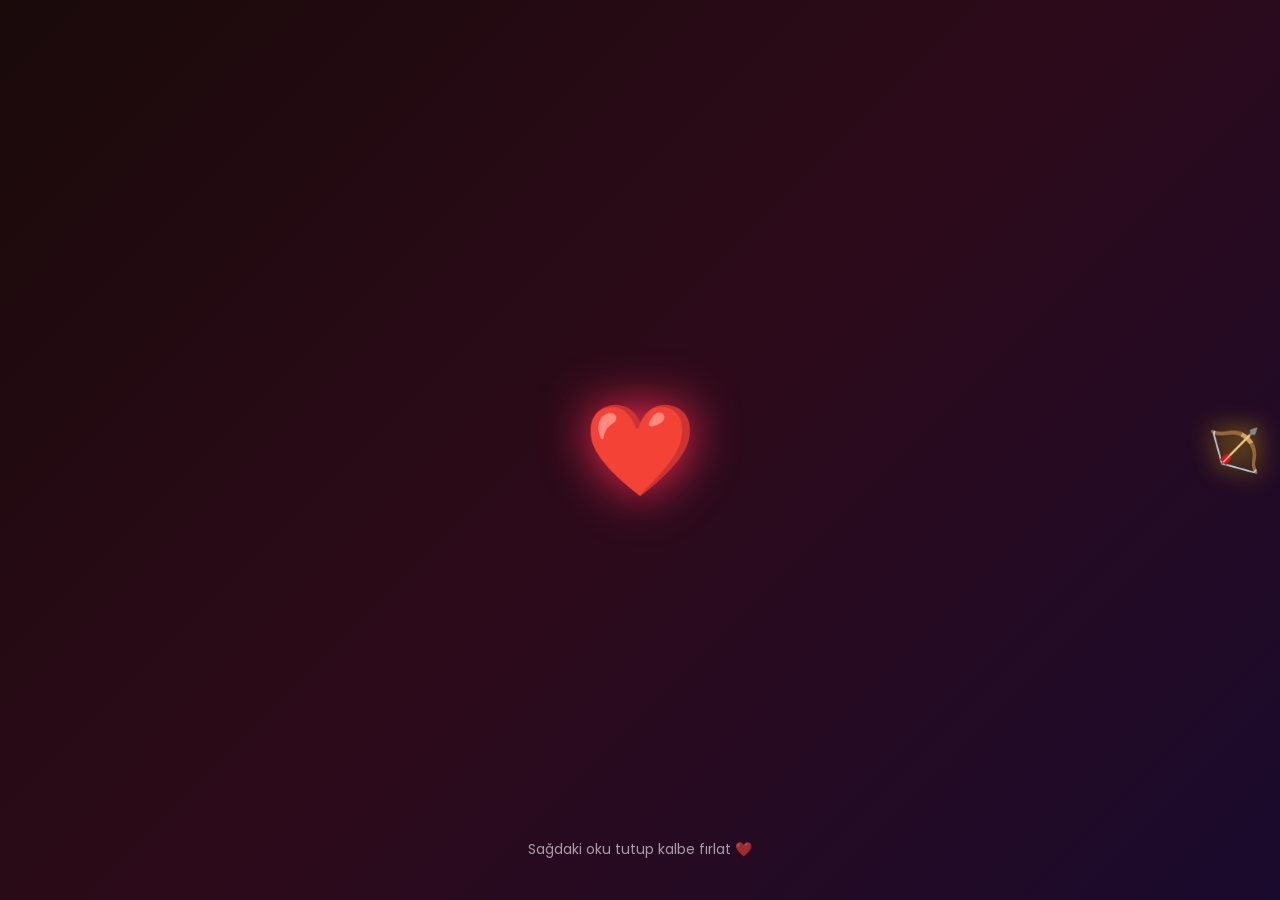
<file: index.html>
<!DOCTYPE html>
<html lang="tr">
<head>
<meta charset="UTF-8">
<meta name="viewport" content="width=device-width, initial-scale=1.0, maximum-scale=1.0, user-scalable=no">
<title>Azra ❤️ Mirhan</title>
<style>
  @import url('https://fonts.googleapis.com/css2?family=Great+Vibes&family=Poppins:wght@300;400;600&family=Dancing+Script:wght@600&display=swap');

  * {
    margin: 0;
    padding: 0;
    box-sizing: border-box;
    -webkit-tap-highlight-color: transparent;
    user-select: none;
  }

  html, body {
    width: 100%;
    height: 100%;
    overflow: hidden;
    font-family: 'Poppins', sans-serif;
    background: #111;
  }

  .stage {
    position: absolute;
    inset: 0;
    display: none;
    flex-direction: column;
    align-items: center;
    justify-content: center;
    opacity: 0;
    transition: opacity 0.8s ease;
  }

  .stage.active {
    display: flex;
    opacity: 1;
  }

  /* ========== STAGE 1: Ok + Kalp ========== */
  #stage1 {
    background: linear-gradient(135deg, #1a0a0a, #2d0a1a, #1a0a2d);
  }

  .heart-center {
    font-size: 90px;
    color: #ff2d55;
    filter: drop-shadow(0 0 25px #ff2d55);
    animation: heartbeat 1.2s infinite;
    z-index: 5;
    transition: transform 0.6s cubic-bezier(0.34, 1.56, 0.64, 1), opacity 0.4s;
  }

  @keyframes heartbeat {
    0%, 100% { transform: scale(1); }
    15% { transform: scale(1.15); }
    30% { transform: scale(1); }
    45% { transform: scale(1.1); }
  }

  .arrow-container {
    position: absolute;
    right: 20px;
    top: 50%;
    transform: translateY(-50%);
    z-index: 10;
    touch-action: none;
  }

  .arrow {
    font-size: 42px;
    color: #ffd700;
    filter: drop-shadow(0 0 12px #ffd700);
    cursor: grab;
    transition: transform 0.1s;
    display: inline-block;
  }

  .arrow:active {
    cursor: grabbing;
  }

  .hint {
    position: absolute;
    bottom: 40px;
    left: 0;
    right: 0;
    text-align: center;
    color: rgba(255,255,255,0.6);
    font-size: 14px;
    padding: 0 20px;
  }

  /* ========== STAGE 2: Kırmızı ekran ========== */
  #stage2 {
    background: #c41e3a;
  }

  .love-text {
    font-family: 'Great Vibes', cursive;
    font-size: 48px;
    color: white;
    text-shadow: 0 0 30px rgba(255,255,255,0.8);
    opacity: 0;
    transform: scale(0.5);
    transition: all 1s cubic-bezier(0.34, 1.56, 0.64, 1);
  }

  .love-text.show {
    opacity: 1;
    transform: scale(1);
  }

  /* ========== STAGE 3: Bordo + Mektup ========== */
  #stage3 {
    background: #4a0e1a;
  }

  .letter-wrapper {
    width: 90%;
    max-width: 340px;
    perspective: 1000px;
  }

  .letter {
    background: #fdf6e3;
    border-radius: 8px;
    padding: 28px 22px;
    box-shadow: 0 15px 40px rgba(0,0,0,0.5);
    transform-origin: top center;
    transform: rotateX(-90deg);
    opacity: 0;
    transition: transform 1.2s cubic-bezier(0.34, 1.56, 0.64, 1), opacity 0.6s;
    position: relative;
  }

  .letter.open {
    transform: rotateX(0deg);
    opacity: 1;
  }

  .letter::before {
    content: '';
    position: absolute;
    top: -12px;
    left: 50%;
    transform: translateX(-50%);
    width: 40px;
    height: 20px;
    background: #e8d5b5;
    border-radius: 4px 4px 0 0;
  }

  .letter-title {
    font-family: 'Dancing Script', cursive;
    font-size: 22px;
    color: #8b0000;
    text-align: center;
    margin-bottom: 16px;
  }

  .letter-body {
    font-family: 'Dancing Script', cursive;
    font-size: 20px;
    line-height: 1.55;
    color: #333;
    text-align: center;
  }

  .letter-sign {
    margin-top: 18px;
    text-align: right;
    font-family: 'Great Vibes', cursive;
    font-size: 24px;
    color: #8b0000;
  }

  /* ========== STAGE 4: Mavi ========== */
  #stage4 {
    background: linear-gradient(160deg, #0a1a3a, #0d2b5e, #1a4a8a);
  }

  .blue-text {
    font-family: 'Great Vibes', cursive;
    font-size: 42px;
    color: #a0d8ef;
    text-shadow: 0 0 25px #4fc3f7;
    text-align: center;
    padding: 0 20px;
    opacity: 0;
    transform: translateY(30px);
    transition: all 1.2s ease;
  }

  .blue-text.show {
    opacity: 1;
    transform: translateY(0);
  }

  /* ========== STAGE 5: Pembe Galaxy ========== */
  #stage5 {
    background: radial-gradient(ellipse at center, #2a0a1f 0%, #1a0515 50%, #0d020a 100%);
    overflow: hidden;
  }

  .galaxy {
    position: relative;
    width: 280px;
    height: 280px;
  }

  .saturn-ring {
    position: absolute;
    top: 50%;
    left: 50%;
    width: 260px;
    height: 80px;
    border: 3px solid rgba(255, 150, 200, 0.4);
    border-radius: 50%;
    transform: translate(-50%, -50%) rotateX(70deg);
    box-shadow: 0 0 20px rgba(255,100,180,0.3);
  }

  .orbit {
    position: absolute;
    top: 50%;
    left: 50%;
    border-radius: 50%;
    border: 1px dashed rgba(255,180,220,0.25);
    transform: translate(-50%, -50%);
  }

  .orbit-heart {
    position: absolute;
    font-size: 22px;
    color: #ff6b9d;
    filter: drop-shadow(0 0 8px #ff6b9d);
    animation: orbitSpin linear infinite;
  }

  .center-names {
    position: absolute;
    top: 50%;
    left: 50%;
    transform: translate(-50%, -50%);
    text-align: center;
    z-index: 5;
  }

  .name {
    font-family: 'Great Vibes', cursive;
    font-size: 32px;
    color: #ffb6c1;
    text-shadow: 0 0 15px #ff69b4;
    line-height: 1.2;
  }

  .dot {
    position: absolute;
    width: 3px;
    height: 3px;
    background: #ffc0cb;
    border-radius: 50%;
    opacity: 0.7;
  }

  @keyframes orbitSpin {
    from { transform: rotate(0deg) translateX(var(--r)) rotate(0deg); }
    to { transform: rotate(360deg) translateX(var(--r)) rotate(-360deg); }
  }

  /* ========== STAGE 6: Büyük Kalp ========== */
  #stage6 {
    background: radial-gradient(circle at center, #1a0510, #0a0208);
  }

  .big-heart {
    font-size: 140px;
    color: #ff2d55;
    filter: drop-shadow(0 0 40px #ff2d55);
    cursor: pointer;
    animation: liveBeat 0.9s infinite;
    transition: transform 0.3s;
    z-index: 10;
  }

  @keyframes liveBeat {
    0%, 100% { transform: scale(1); }
    10% { transform: scale(1.12); }
    20% { transform: scale(1); }
    30% { transform: scale(1.08); }
    40% { transform: scale(1); }
  }

  .tap-hint {
    position: absolute;
    bottom: 60px;
    color: rgba(255,255,255,0.5);
    font-size: 14px;
  }

  /* ========== STAGE 7: Patlama yazısı ========== */
  #stage7 {
    background: #1a0510;
  }

  .explode-text {
    font-family: 'Great Vibes', cursive;
    font-size: 38px;
    color: #ff6b9d;
    text-shadow: 0 0 30px #ff2d55;
    text-align: center;
    padding: 0 25px;
    opacity: 0;
    transform: scale(0.3);
    transition: all 1s cubic-bezier(0.34, 1.56, 0.64, 1);
  }

  .explode-text.show {
    opacity: 1;
    transform: scale(1);
  }

  /* ========== STAGE 8: Son mavi ========== */
  #stage8 {
    background: linear-gradient(160deg, #0a1a3a, #0d2b5e, #1a4a8a);
  }

  .final-text {
    font-family: 'Great Vibes', cursive;
    font-size: 42px;
    color: #a0d8ef;
    text-shadow: 0 0 25px #4fc3f7;
    text-align: center;
    padding: 0 20px;
    opacity: 0;
    transform: translateY(40px);
    transition: all 1.4s ease;
  }

  .final-text.show {
    opacity: 1;
    transform: translateY(0);
  }

  /* Particles for explosion */
  .particle {
    position: absolute;
    width: 8px;
    height: 8px;
    background: #ff2d55;
    border-radius: 50%;
    pointer-events: none;
  }

  .falling-heart {
    position: absolute;
    font-size: 90px;
    color: #ff2d55;
    z-index: 20;
    transition: transform 1.2s cubic-bezier(0.55, 0.05, 0.8, 0.5), opacity 0.4s 0.9s;
  }
</style>
</head>
<body>

<!-- STAGE 1 -->
<div class="stage active" id="stage1">
  <div class="heart-center" id="mainHeart">❤️</div>
  <div class="arrow-container" id="arrowBox">
    <div class="arrow" id="arrow">🏹</div>
  </div>
  <div class="hint">Sağdaki oku tutup kalbe fırlat ❤️</div>
</div>

<!-- STAGE 2 -->
<div class="stage" id="stage2">
  <div class="love-text" id="loveText">Seni Seviyorum</div>
</div>

<!-- STAGE 3 -->
<div class="stage" id="stage3">
  <div class="letter-wrapper">
    <div class="letter" id="letter">
      <div class="letter-title">Sevgilim,</div>
      <div class="letter-body">
        Gönül en güzel böyle severmiş...<br><br>
        Ama ben seni tek gönlümle değil,<br>
        <strong>cennetimmiş gibi</strong> seviyorum<br>
        be güzelim ❤️
      </div>
      <div class="letter-sign">— Mirhan</div>
    </div>
  </div>
</div>

<!-- STAGE 4 -->
<div class="stage" id="stage4">
  <div class="blue-text" id="blueText">İyi ki hayatımda sın<br>be mavisim 💙</div>
</div>

<!-- STAGE 5 -->
<div class="stage" id="stage5">
  <div class="galaxy" id="galaxy">
    <div class="saturn-ring"></div>
    <div class="center-names">
      <div class="name">Azra</div>
      <div class="name">♡</div>
      <div class="name">Mirhan</div>
    </div>
  </div>
</div>

<!-- STAGE 6 -->
<div class="stage" id="stage6">
  <div class="big-heart" id="bigHeart">❤️</div>
  <div class="tap-hint">Kalbe dokun ❤️</div>
</div>

<!-- STAGE 7 -->
<div class="stage" id="stage7">
  <div class="explode-text" id="explodeText">Off kalbimi fethettin<br>be güzelim 💘</div>
</div>

<!-- STAGE 8 -->
<div class="stage" id="stage8">
  <div class="final-text" id="finalText">İyi ki varsın<br>be kızım 💙</div>
</div>

<script>
  // ========== Helpers ==========
  function goTo(stageId, delay = 0) {
    return new Promise(resolve => {
      setTimeout(() => {
        document.querySelectorAll('.stage').forEach(s => {
          s.classList.remove('active');
        });
        const next = document.getElementById(stageId);
        next.classList.add('active');
        resolve();
      }, delay);
    });
  }

  // ========== STAGE 1: Drag Arrow ==========
  const arrow = document.getElementById('arrow');
  const arrowBox = document.getElementById('arrowBox');
  const mainHeart = document.getElementById('mainHeart');
  let isDragging = false;
  let startX, startY;
  let currentX = 0, currentY = 0;

  function getPos(e) {
    if (e.touches) return { x: e.touches[0].clientX, y: e.touches[0].clientY };
    return { x: e.clientX, y: e.clientY };
  }

  arrowBox.addEventListener('touchstart', startDrag, { passive: false });
  arrowBox.addEventListener('mousedown', startDrag);

  function startDrag(e) {
    e.preventDefault();
    isDragging = true;
    const pos = getPos(e);
    const rect = arrow.getBoundingClientRect();
    startX = pos.x - rect.left;
    startY = pos.y - rect.top;
    currentX = 0;
    currentY = 0;
  }

  document.addEventListener('touchmove', onDrag, { passive: false });
  document.addEventListener('mousemove', onDrag);

  function onDrag(e) {
    if (!isDragging) return;
    e.preventDefault();
    const pos = getPos(e);
    const boxRect = arrowBox.getBoundingClientRect();
    currentX = pos.x - boxRect.left - startX;
    currentY = pos.y - boxRect.top - startY;
    arrow.style.transform = `translate(${currentX}px, ${currentY}px) rotate(${currentX * 0.3}deg)`;
  }

  document.addEventListener('touchend', endDrag);
  document.addEventListener('mouseup', endDrag);

  function endDrag() {
    if (!isDragging) return;
    isDragging = false;

    // Check if arrow is near the heart
    const heartRect = mainHeart.getBoundingClientRect();
    const arrowRect = arrow.getBoundingClientRect();
    const heartCenterX = heartRect.left + heartRect.width / 2;
    const heartCenterY = heartRect.top + heartRect.height / 2;
    const arrowCenterX = arrowRect.left + arrowRect.width / 2;
    const arrowCenterY = arrowRect.top + arrowRect.height / 2;

    const dist = Math.hypot(heartCenterX - arrowCenterX, heartCenterY - arrowCenterY);

    if (dist < 140) {
      // HIT!
      arrow.style.opacity = '0';
      arrowBox.style.pointerEvents = 'none';

      // Heart falls
      const fallHeart = document.createElement('div');
      fallHeart.className = 'falling-heart';
      fallHeart.textContent = '❤️';
      fallHeart.style.left = heartRect.left + 'px';
      fallHeart.style.top = heartRect.top + 'px';
      document.body.appendChild(fallHeart);

      mainHeart.style.opacity = '0';

      requestAnimationFrame(() => {
        fallHeart.style.transform = `translateY(${window.innerHeight}px) rotate(40deg)`;
        fallHeart.style.opacity = '0';
      });

      setTimeout(async () => {
        fallHeart.remove();
        await goTo('stage2');
        setTimeout(() => {
          document.getElementById('loveText').classList.add('show');
        }, 300);

        // After "Seni Seviyorum" stay a bit then go to letter
        setTimeout(async () => {
          await goTo('stage3');
          setTimeout(() => {
            document.getElementById('letter').classList.add('open');
          }, 400);

          // Letter stays longer
          setTimeout(async () => {
            document.getElementById('letter').classList.remove('open');
            setTimeout(async () => {
              await goTo('stage4');
              setTimeout(() => {
                document.getElementById('blueText').classList.add('show');
              }, 400);

              // Blue page stays
              setTimeout(async () => {
                await goTo('stage5');
                createGalaxy();
                // Galaxy spins for a while then explodes
                setTimeout(() => {
                  explodeGalaxy();
                }, 5500);
              }, 4500);
            }, 1200);
          }, 7000); // letter open duration
        }, 3200);
      }, 1100);
    } else {
      // Miss - spring back
      arrow.style.transition = 'transform 0.4s cubic-bezier(0.34, 1.56, 0.64, 1)';
      arrow.style.transform = 'translate(0,0)';
      setTimeout(() => {
        arrow.style.transition = '';
      }, 400);
    }
  }

  // ========== STAGE 5: Galaxy ==========
  function createGalaxy() {
    const galaxy = document.getElementById('galaxy');
    const hearts = ['❤️','💗','💖','💕','💓','💞','💘'];
    const orbits = [
      { r: 70, count: 5, speed: 8 },
      { r: 105, count: 7, speed: 12 },
      { r: 140, count: 9, speed: 16 }
    ];

    orbits.forEach((orb, oi) => {
      const orbitEl = document.createElement('div');
      orbitEl.className = 'orbit';
      orbitEl.style.width = (orb.r * 2) + 'px';
      orbitEl.style.height = (orb.r * 2) + 'px';
      galaxy.appendChild(orbitEl);

      for (let i = 0; i < orb.count; i++) {
        const h = document.createElement('div');
        h.className = 'orbit-heart';
        h.textContent = hearts[(oi * 3 + i) % hearts.length];
        h.style.setProperty('--r', orb.r + 'px');
        h.style.animationDuration = orb.speed + 's';
        h.style.animationDelay = (-i * (orb.speed / orb.count)) + 's';
        // position at center so transform works
        h.style.left = '50%';
        h.style.top = '50%';
        h.style.marginLeft = '-11px';
        h.style.marginTop = '-11px';
        galaxy.appendChild(h);
      }
    });

    // stars / dots
    for (let i = 0; i < 40; i++) {
      const d = document.createElement('div');
      d.className = 'dot';
      const angle = Math.random() * Math.PI * 2;
      const r = 40 + Math.random() * 130;
      d.style.left = (50 + Math.cos(angle) * r / 2.8) + '%';
      d.style.top = (50 + Math.sin(angle) * r / 2.8) + '%';
      d.style.opacity = 0.3 + Math.random() * 0.5;
      d.style.width = (1 + Math.random() * 3) + 'px';
      d.style.height = d.style.width;
      galaxy.appendChild(d);
    }
  }

  function explodeGalaxy() {
    const galaxy = document.getElementById('galaxy');
    const hearts = galaxy.querySelectorAll('.orbit-heart');
    const center = galaxy.getBoundingClientRect();
    const cx = center.left + center.width / 2;
    const cy = center.top + center.height / 2;

    hearts.forEach((h, i) => {
      const rect = h.getBoundingClientRect();
      const hx = rect.left + rect.width / 2;
      const hy = rect.top + rect.height / 2;
      const angle = Math.atan2(hy - cy, hx - cx) + (Math.random() - 0.5);
      const dist = 400 + Math.random() * 300;

      h.style.transition = 'all 1.1s cubic-bezier(0.25, 0.46, 0.45, 0.94)';
      h.style.transform = `translate(${Math.cos(angle) * dist}px, ${Math.sin(angle) * dist}px) scale(0.2)`;
      h.style.opacity = '0';
    });

    // fade names & rings
    galaxy.querySelectorAll('.saturn-ring, .orbit, .center-names, .dot').forEach(el => {
      el.style.transition = 'opacity 0.8s';
      el.style.opacity = '0';
    });

    // After explosion, gather into one heart
    setTimeout(async () => {
      await goTo('stage6');
      // small particle gather effect
      createGatherParticles();
    }, 1300);
  }

  function createGatherParticles() {
    const container = document.getElementById('stage6');
    for (let i = 0; i < 25; i++) {
      const p = document.createElement('div');
      p.className = 'particle';
      p.style.left = (Math.random() * 100) + '%';
      p.style.top = (Math.random() * 100) + '%';
      p.style.background = ['#ff2d55','#ff6b9d','#ffb6c1','#ff69b4'][i % 4];
      container.appendChild(p);

      requestAnimationFrame(() => {
        p.style.transition = 'all 1s cubic-bezier(0.25, 0.46, 0.45, 0.94)';
        p.style.left = '50%';
        p.style.top = '50%';
        p.style.opacity = '0';
        p.style.transform = 'scale(0)';
      });

      setTimeout(() => p.remove(), 1100);
    }
  }

  // ========== STAGE 6: Tap big heart ==========
  document.getElementById('bigHeart').addEventListener('click', explodeBigHeart);
  document.getElementById('bigHeart').addEventListener('touchend', (e) => {
    e.preventDefault();
    explodeBigHeart();
  });

  let heartExploded = false;
  function explodeBigHeart() {
    if (heartExploded) return;
    heartExploded = true;

    const heart = document.getElementById('bigHeart');
    const rect = heart.getBoundingClientRect();
    const cx = rect.left + rect.width / 2;
    const cy = rect.top + rect.height / 2;

    // create burst particles
    for (let i = 0; i < 30; i++) {
      const p = document.createElement('div');
      p.className = 'particle';
      p.style.left = cx + 'px';
      p.style.top = cy + 'px';
      p.style.background = ['#ff2d55','#ff6b9d','#ffb6c1','#fff'][i % 4];
      p.style.width = (6 + Math.random() * 10) + 'px';
      p.style.height = p.style.width;
      document.body.appendChild(p);

      const angle = (i / 30) * Math.PI * 2 + Math.random();
      const dist = 150 + Math.random() * 200;
      requestAnimationFrame(() => {
        p.style.transition = 'all 0.9s cubic-bezier(0.25, 0.46, 0.45, 0.94)';
        p.style.transform = `translate(${Math.cos(angle) * dist}px, ${Math.sin(angle) * dist}px) scale(0)`;
        p.style.opacity = '0';
      });
      setTimeout(() => p.remove(), 1000);
    }

    heart.style.transition = 'transform 0.4s, opacity 0.4s';
    heart.style.transform = 'scale(1.8)';
    heart.style.opacity = '0';

    setTimeout(async () => {
      await goTo('stage7');
      setTimeout(() => {
        document.getElementById('explodeText').classList.add('show');
      }, 300);

      // then final blue
      setTimeout(async () => {
        await goTo('stage8');
        setTimeout(() => {
          document.getElementById('finalText').classList.add('show');
        }, 400);
      }, 4500);
    }, 600);
  }
</script>
</body>
</html>
</file>
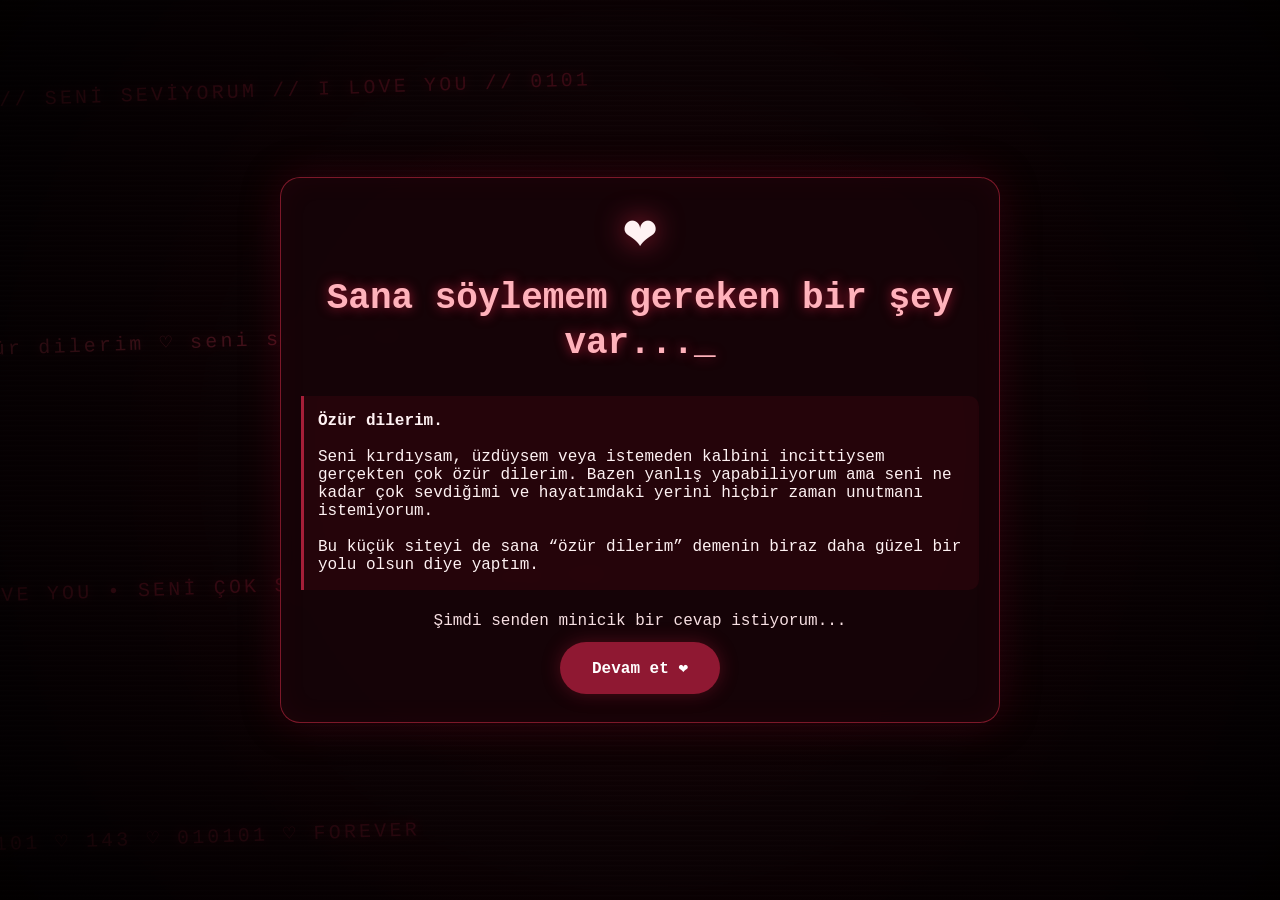
<file: ehe.html>
<!DOCTYPE html>
<html lang="tr">
<head>
<meta charset="UTF-8">
<meta name="viewport" content="width=device-width, initial-scale=1.0, maximum-scale=1.0, user-scalable=no, viewport-fit=cover">
<meta name="theme-color" content="#090204">
<meta name="apple-mobile-web-app-capable" content="yes">
<title>Sana Bir Özür Borçluyum ❤️</title>
<style>
  * {
    box-sizing: border-box;
    -webkit-tap-highlight-color: transparent;
    margin: 0;
    padding: 0;
  }

  html, body {
    background: #090204;
    color: #fff2f3;
    font-family: "Courier New", monospace;
    overflow: hidden;
    height: 100%;
    height: 100dvh;
    width: 100%;
    touch-action: manipulation;
  }

  #matrix {
    position: fixed;
    inset: 0;
    z-index: 0;
    opacity: 0.32;
  }

  .scanlines {
    position: fixed;
    inset: 0;
    z-index: 1;
    pointer-events: none;
    background: repeating-linear-gradient(
      to bottom,
      rgba(255,255,255,0.018) 0px,
      rgba(255,255,255,0.018) 1px,
      transparent 2px,
      transparent 5px
    );
  }

  .vignette {
    position: fixed;
    inset: 0;
    z-index: 2;
    pointer-events: none;
    background: radial-gradient(circle, rgba(105,8,24,0.12) 0%, rgba(0,0,0,0.78) 100%);
  }

  .code-stream {
    position: fixed;
    inset: 0;
    z-index: 1;
    pointer-events: none;
    overflow: hidden;
    display: flex;
    flex-direction: column;
    justify-content: space-around;
    opacity: 0.5;
    transform: rotate(-2deg) scale(1.1);
  }

  .code-stream span {
    display: block;
    width: max-content;
    color: #a51e38;
    font-size: clamp(13px, 3.2vw, 18px);
    letter-spacing: 3px;
    white-space: nowrap;
    text-shadow: 0 0 10px rgba(180,30,55,0.6);
    animation: slideCode 16s linear infinite;
  }

  .code-stream span:nth-child(2) {
    animation-duration: 21s;
    animation-direction: reverse;
    color: #d23b54;
  }
  .code-stream span:nth-child(3) {
    animation-duration: 18s;
  }
  .code-stream span:nth-child(4) {
    animation-duration: 24s;
    animation-direction: reverse;
    color: #7e172c;
  }

  @keyframes slideCode {
    from { transform: translateX(-40vw); }
    to   { transform: translateX(115vw); }
  }

  .screen {
    position: relative;
    z-index: 3;
    min-height: 100%;
    min-height: 100dvh;
    display: flex;
    align-items: center;
    justify-content: center;
    padding: 16px;
    padding-top: max(16px, env(safe-area-inset-top));
    padding-bottom: max(16px, env(safe-area-inset-bottom));
  }

  .card {
    width: min(720px, 100%);
    max-height: calc(100dvh - 32px);
    overflow-y: auto;
    -webkit-overflow-scrolling: touch;
    padding: 28px 20px;
    border: 1px solid rgba(180,36,60,0.65);
    border-radius: 20px;
    background: rgba(22,4,8,0.92);
    box-shadow:
      0 0 40px rgba(130,8,30,0.28),
      inset 0 0 30px rgba(180,30,55,0.06);
    backdrop-filter: blur(8px);
    text-align: center;
    display: flex;
    flex-direction: column;
    justify-content: center;
    animation: appear 0.7s ease;
  }

  @keyframes appear {
    from { opacity: 0; transform: translateY(18px) scale(0.97); }
    to   { opacity: 1; transform: none; }
  }

  .heart {
    font-size: clamp(42px, 12vw, 56px);
    filter: drop-shadow(0 0 14px #a51e38);
    animation: pulse 1.5s infinite;
    line-height: 1;
  }

  @keyframes pulse {
    50% { transform: scale(1.1); }
  }

  h1 {
    margin: 14px 0 12px;
    color: #ffb2bb;
    text-shadow: 0 0 12px #9f1832;
    font-size: clamp(22px, 6.5vw, 36px);
    line-height: 1.25;
  }

  p {
    line-height: 1.65;
    color: #f7dfe2;
    font-size: clamp(14px, 3.8vw, 16px);
  }

  .note {
    margin: 18px auto;
    max-width: 100%;
    padding: 16px 14px;
    border-left: 3px solid #a51e38;
    background: rgba(145,15,38,0.12);
    text-align: left;
    font-size: clamp(14px, 3.9vw, 16px);
    border-radius: 0 10px 10px 0;
  }

  .question {
    font-size: clamp(20px, 6vw, 30px);
    margin: 12px 0 22px;
    color: #ffc0c8;
    text-shadow: 0 0 10px rgba(165,30,56,0.5);
  }

  .buttons {
    position: relative;
    height: 130px;
    width: 100%;
    display: flex;
    gap: 16px;
    justify-content: center;
    align-items: center;
    margin: 8px 0;
  }

  button {
    border: 0;
    border-radius: 999px;
    padding: 16px 28px;
    min-height: 52px;
    min-width: 120px;
    font: 700 16px "Courier New", monospace;
    cursor: pointer;
    transition: transform 0.15s, box-shadow 0.15s;
    -webkit-user-select: none;
    user-select: none;
  }

  button:active {
    transform: scale(0.96);
  }

  #yes {
    color: #fff;
    background: #8f1832;
    box-shadow: 0 0 20px rgba(160,25,50,0.45);
    z-index: 2;
  }

  #no {
    color: #fff;
    background: #241014;
    border: 1px solid #71313e;
    position: relative;
    z-index: 1;
  }

  #continue {
    align-self: center;
    color: #fff;
    background: #8f1832;
    box-shadow: 0 0 18px rgba(160,25,50,0.4);
    margin-top: 8px;
    min-width: 160px;
  }

  .hidden {
    display: none !important;
  }

  .final {
    font-size: clamp(20px, 5.5vw, 30px);
    color: #ff9eaa;
    text-shadow: 0 0 12px #a51e38;
    margin: 14px 0;
  }

  .love {
    font-size: clamp(26px, 8vw, 48px);
    font-weight: bold;
    color: #fff;
    text-shadow: 0 0 8px #ff526c, 0 0 24px #9f1832;
    animation: glow 1.3s ease-in-out infinite alternate;
    margin: 12px 0;
    line-height: 1.2;
  }

  @keyframes glow {
    from { opacity: 0.78; }
    to   { opacity: 1; }
  }

  .small {
    opacity: 0.65;
    font-size: 12px;
    margin-top: 16px;
    line-height: 1.4;
  }

  .cursor {
    animation: blink 1s steps(1) infinite;
  }

  @keyframes blink {
    50% { opacity: 0; }
  }

  /* Daha küçük ekranlar için ekstra ayar */
  @media (max-height: 700px) {
    .card {
      padding: 20px 16px;
    }
    .note {
      margin: 12px auto;
      padding: 12px;
    }
    .buttons {
      height: 110px;
    }
  }

  @media (max-width: 380px) {
    button {
      padding: 14px 22px;
      min-width: 105px;
      font-size: 15px;
    }
  }
</style>
</head>
<body>
  <div class="code-stream" aria-hidden="true">
    <span>0101 // SENİ SEVİYORUM // I LOVE YOU // 0101</span>
    <span>♡ özür dilerim ♡ seni seviyorum ♡</span>
    <span>I LOVE YOU  •  SENİ ÇOK SEVİYORUM  •  I LOVE YOU</span>
    <span>010101  ♡  143  ♡  010101  ♡  FOREVER</span>
  </div>

  <canvas id="matrix"></canvas>
  <div class="scanlines"></div>
  <div class="vignette"></div>

  <main class="screen">
    <!-- Adım 1 -->
    <section class="card" id="step1">
      <div class="heart">❤️</div>
      <h1>Sana söylemem gereken bir şey var...<span class="cursor">_</span></h1>
      <div class="note">
        <strong>Özür dilerim.</strong><br><br>
        Seni kırdıysam, üzdüysem veya istemeden kalbini incittiysem
        gerçekten çok özür dilerim. Bazen yanlış yapabiliyorum ama
        seni ne kadar çok sevdiğimi ve hayatımdaki yerini hiçbir zaman
        unutmanı istemiyorum.
        <br><br>
        Bu küçük siteyi de sana “özür dilerim” demenin biraz daha
        güzel bir yolu olsun diye yaptım.
      </div>
      <p>Şimdi senden minicik bir cevap istiyorum...</p>
      <button id="continue">Devam et ❤️</button>
    </section>

    <!-- Adım 2 -->
    <section class="card hidden" id="step2">
      <div class="heart">🥺</div>
      <div class="question">Beni affeder misin?</div>
      <p>Bir tane “evet” bütün günümü güzelleştirir...</p>
      <div class="buttons" id="buttons">
        <button id="yes">EVET ❤️</button>
        <button id="no">HAYIR 😤</button>
      </div>
      <div class="small">Not: “Hayır” butonu biraz utangaç olabilir. 👀</div>
    </section>

    <!-- Adım 3 -->
    <section class="card hidden" id="step3">
      <div class="heart">😭❤️</div>
      <div class="final">BİLİYODUMMM! 🥹</div>
      <p>
        Bana kıyamayacağını biliyordum.<br>
        İyi ki varsın, iyi ki hayatımdasın.
      </p>
      <div class="love">SENİ ÇOK SEVİYORUM ❤️</div>
      <p>
        Ne olursa olsun kalbimdeki yerin çok ayrı.<br>
        Bir daha seni üzmemek için daha çok dikkat edeceğim.
      </p>
      <div class="small">∞ seni seviyorum ∞ seni seviyorum ∞ seni seviyorum ∞</div>
    </section>
  </main>

<script>
  const canvas = document.getElementById("matrix");
  const ctx = canvas.getContext("2d");

  function resize() {
    canvas.width = window.innerWidth;
    canvas.height = window.innerHeight;
    ctx.clearRect(0, 0, canvas.width, canvas.height);
    const g = ctx.createRadialGradient(
      canvas.width * 0.5, canvas.height * 0.5, 0,
      canvas.width * 0.5, canvas.height * 0.5, Math.max(canvas.width, canvas.height) * 0.7
    );
    g.addColorStop(0, "rgba(130,10,30,0.13)");
    g.addColorStop(1, "rgba(0,0,0,0)");
    ctx.fillStyle = g;
    ctx.fillRect(0, 0, canvas.width, canvas.height);
  }
  resize();
  window.addEventListener("resize", resize);
  window.addEventListener("orientationchange", () => setTimeout(resize, 100));

  const step1 = document.getElementById("step1");
  const step2 = document.getElementById("step2");
  const step3 = document.getElementById("step3");
  const continueBtn = document.getElementById("continue");
  const yes = document.getElementById("yes");
  const no = document.getElementById("no");
  const buttons = document.getElementById("buttons");

  continueBtn.addEventListener("click", () => {
    step1.classList.add("hidden");
    step2.classList.remove("hidden");
  });

  function moveNo() {
    const area = buttons.getBoundingClientRect();
    const btnW = no.offsetWidth;
    const btnH = no.offsetHeight;

    // Güvenli sınırlar
    const maxX = Math.max(0, area.width - btnW - 12);
    const maxY = Math.max(0, area.height - btnH - 12);

    const x = (Math.random() * maxX) - (maxX / 2);
    const y = (Math.random() * maxY) - (maxY / 2);

    no.style.position = "absolute";
    no.style.left = "50%";
    no.style.top = "50%";
    no.style.transform = `translate(calc(-50% + ${x}px), calc(-50% + ${y}px))`;
  }

  // Hem mouse hem touch için
  no.addEventListener("mouseenter", moveNo);
  no.addEventListener("touchstart", (e) => {
    e.preventDefault();
    moveNo();
  }, { passive: false });

  // Bazı telefonlarda click de tetiklenir
  no.addEventListener("click", (e) => {
    e.preventDefault();
    moveNo();
  });

  yes.addEventListener("click", () => {
    step2.classList.add("hidden");
    step3.classList.remove("hidden");
  });

  // Sayfa kaymasını engelle (özellikle iOS)
  document.body.addEventListener("touchmove", (e) => {
    if (e.target.closest(".card") === null) {
      e.preventDefault();
    }
  }, { passive: false });
</script>
</body>
</html>
</file>
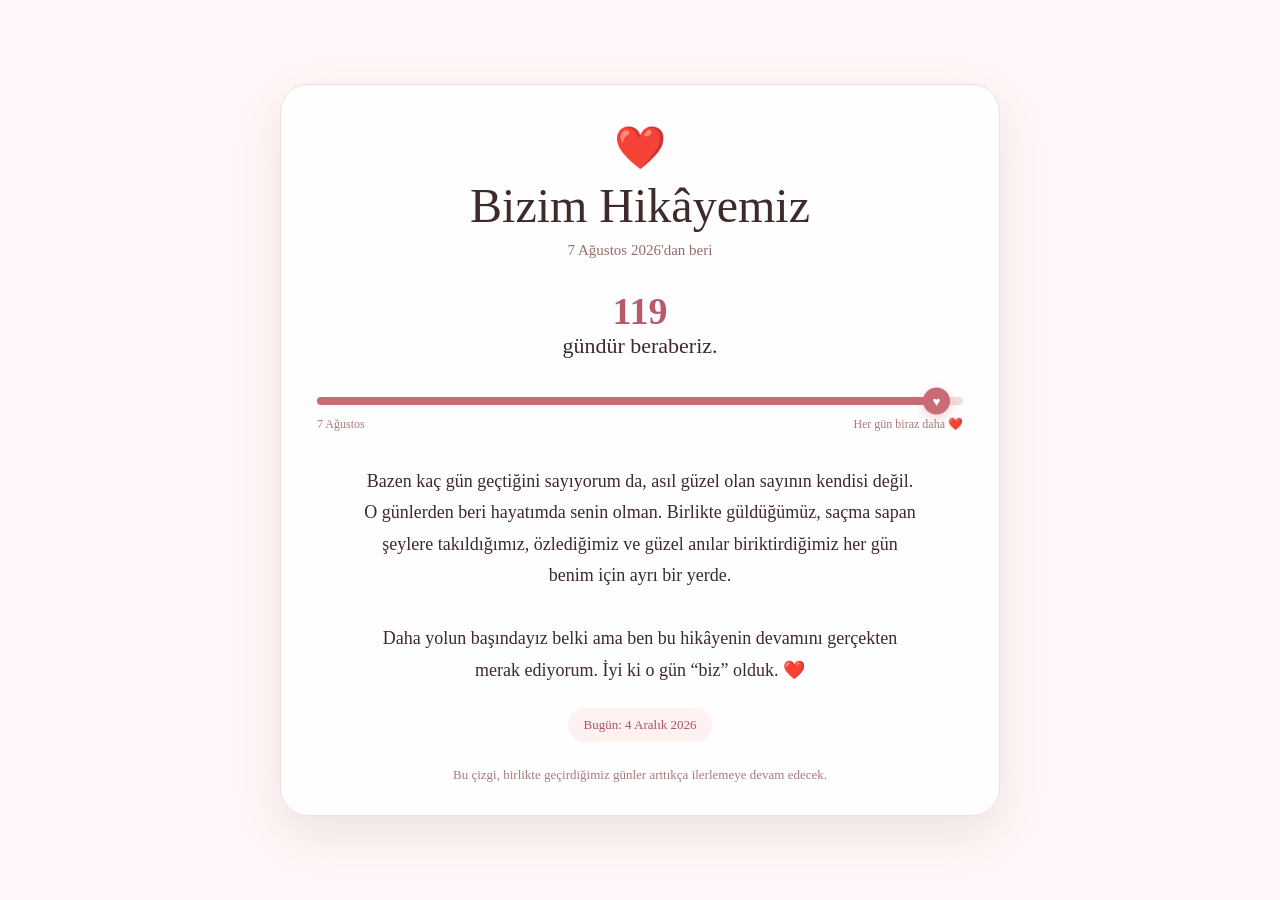
<file: erbee.html>
<!DOCTYPE html>
<html lang="tr">
<head>
  <meta charset="UTF-8">
  <meta name="viewport" content="width=device-width, initial-scale=1.0">
  <title>Bizim Günlerimiz ❤️</title>
  <style>
    * { box-sizing: border-box; }
    body {
      margin: 0;
      min-height: 100vh;
      display: flex;
      align-items: center;
      justify-content: center;
      padding: 24px;
      font-family: Georgia, "Times New Roman", serif;
      background: #fff7f7;
      color: #3f2a2a;
    }

    .card {
      width: min(720px, 100%);
      background: rgba(255,255,255,.94);
      border: 1px solid #f2dcdc;
      border-radius: 28px;
      padding: 38px 28px 32px;
      box-shadow: 0 18px 50px rgba(90, 45, 45, .10);
      text-align: center;
    }

    .heart {
      font-size: 42px;
      margin-bottom: 6px;
      animation: beat 1.7s infinite;
    }

    @keyframes beat {
      0%, 100% { transform: scale(1); }
      12% { transform: scale(1.08); }
      24% { transform: scale(1); }
    }

    h1 {
      margin: 0;
      font-size: clamp(30px, 6vw, 48px);
      font-weight: 500;
    }

    .date {
      margin-top: 9px;
      color: #9a6b6b;
      font-size: 15px;
    }

    .days {
      margin: 30px 0 25px;
      font-size: 22px;
    }

    .days strong {
      font-size: 38px;
      color: #b65c68;
    }

    .track {
      position: relative;
      height: 8px;
      background: #f1dddd;
      border-radius: 99px;
      margin: 38px 8px 12px;
    }

    .progress {
      height: 100%;
      width: 0%;
      background: #c86b77;
      border-radius: inherit;
      transition: width .8s ease;
      position: relative;
    }

    .progress::after {
      content: "♥";
      position: absolute;
      right: -13px;
      top: 50%;
      transform: translateY(-50%);
      width: 27px;
      height: 27px;
      line-height: 27px;
      border-radius: 50%;
      background: #c86b77;
      color: white;
      font-size: 13px;
      box-shadow: 0 4px 12px rgba(200,107,119,.3);
    }

    .labels {
      display: flex;
      justify-content: space-between;
      color: #a77b7b;
      font-size: 12px;
      margin: 0 8px 34px;
    }

    .message {
      margin: 0 auto;
      max-width: 560px;
      line-height: 1.75;
      font-size: 18px;
    }

    .small {
      margin-top: 25px;
      color: #a77b7b;
      font-size: 13px;
    }

    .today {
      display: inline-block;
      margin-top: 22px;
      padding: 9px 15px;
      border-radius: 999px;
      background: #fff0f1;
      color: #a95561;
      font-size: 13px;
    }
  </style>
</head>
<body>
  <main class="card">
    <div class="heart">❤️</div>
    <h1>Bizim Hikâyemiz</h1>
    <div class="date">7 Ağustos 2026'dan beri</div>

    <div class="days">
      <strong id="dayCount">0</strong><br>
      gündür beraberiz.
    </div>

    <div class="track">
      <div class="progress" id="progress"></div>
    </div>

    <div class="labels">
      <span>7 Ağustos</span>
      <span>Her gün biraz daha ❤️</span>
    </div>

    <p class="message">
      Bazen kaç gün geçtiğini sayıyorum da, asıl güzel olan sayının kendisi değil.
      O günlerden beri hayatımda senin olman. Birlikte güldüğümüz, saçma sapan
      şeylere takıldığımız, özlediğimiz ve güzel anılar biriktirdiğimiz her gün
      benim için ayrı bir yerde.
      <br><br>
      Daha yolun başındayız belki ama ben bu hikâyenin devamını gerçekten
      merak ediyorum. İyi ki o gün “biz” olduk. ❤️
    </p>

    <div class="today" id="todayText"></div>
    <div class="small">Bu çizgi, birlikte geçirdiğimiz günler arttıkça ilerlemeye devam edecek.</div>
  </main>

  <script>
    const startDate = new Date(2026, 7, 7); // 7 Ağustos 2026

    function update() {
      const now = new Date();
      const start = new Date(startDate);
      const diffMs = now - start;
      const days = Math.max(0, Math.floor(diffMs / 86400000));

      document.getElementById("dayCount").textContent = days;

      // Çizginin görsel olarak hiçbir zaman tamamen kaybolmaması için
      // gün sayısına göre yavaşça ilerleyen bir yüzde.
      const progress = Math.min(96, 8 + days * 2.4);
      document.getElementById("progress").style.width = progress + "%";

      const options = { day: "numeric", month: "long", year: "numeric" };
      document.getElementById("todayText").textContent =
        "Bugün: " + now.toLocaleDateString("tr-TR", options);
    }

    update();
    setInterval(update, 60000);
  </script>
</body>
</html>
</file>
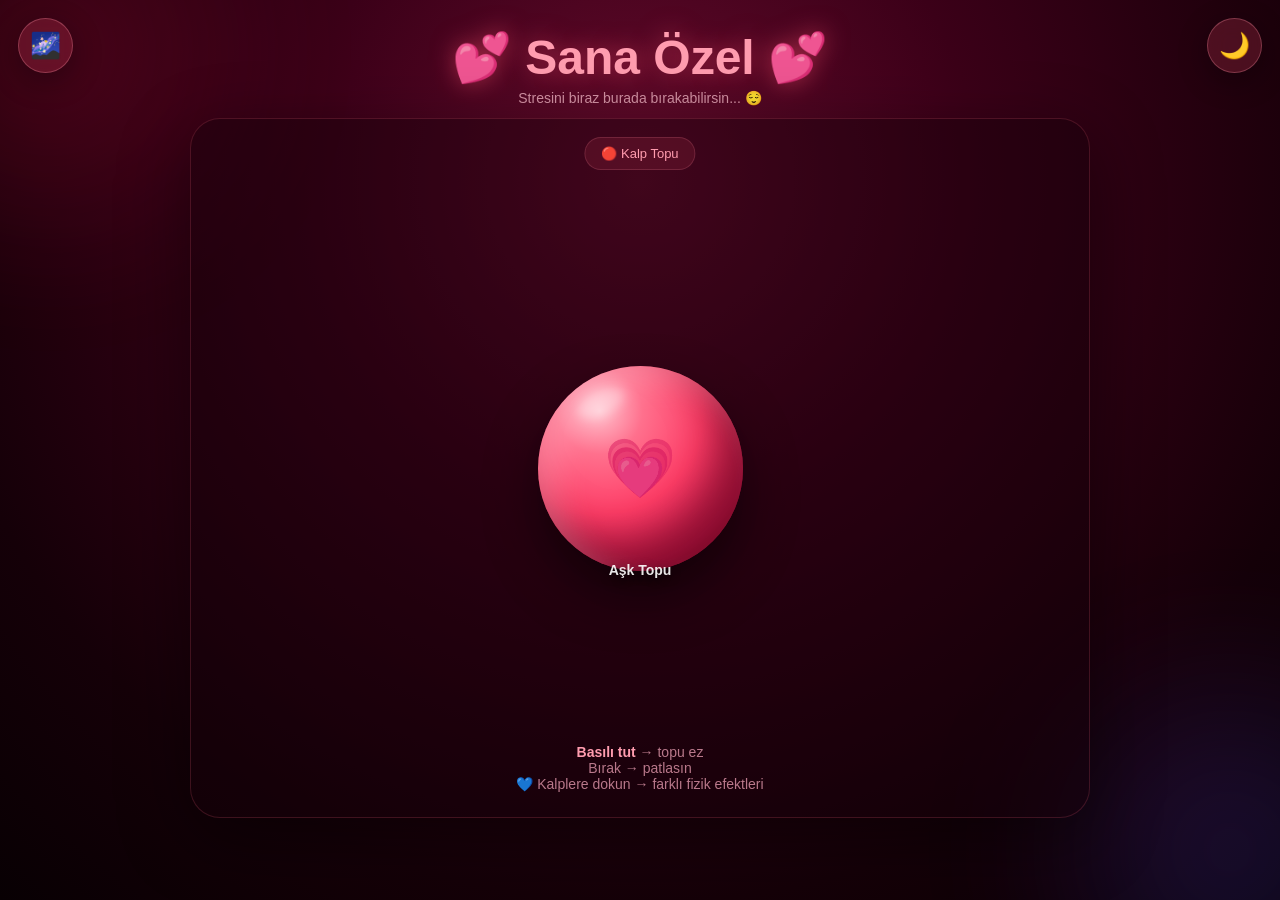
<file: erte.html>
<!DOCTYPE html>
<html lang="tr">

<head>

<meta charset="UTF-8">

<meta name="viewport"
content="width=device-width, initial-scale=1.0">

<title>💕 Sana Özel</title>

<style>

* {
    box-sizing: border-box;
}

html,
body {
    margin: 0;
    width: 100%;
    min-height: 100%;
}

body {

    min-height: 100vh;

    font-family:
        Arial,
        sans-serif;

    color: white;

    overflow: hidden;

    background:
        radial-gradient(
            circle at 50% 20%,
            #650b2c 0%,
            #3b0018 35%,
            #150008 75%,
            #080003 100%
        );

    transition:
        background 0.8s ease,
        color 0.8s ease;

}


/* =====================================================
   GÜNDÜZ MODU
===================================================== */

body.day {

    color: #5c1730;

    background:
        radial-gradient(
            circle at 50% 20%,
            #fff0f5 0%,
            #ffd6e3 35%,
            #ffb9ce 70%,
            #ff9fbb 100%
        );

}


/* =====================================================
   GALAKSİ MODU
===================================================== */

body.galaxy {

    background:
        radial-gradient(
            circle at 50% 45%,
            #26105f 0%,
            #12052d 35%,
            #050014 70%,
            #010006 100%
        );

    color: white;

}


body.galaxy.day {

    background:
        radial-gradient(
            circle at 50% 45%,
            #26105f 0%,
            #12052d 35%,
            #050014 70%,
            #010006 100%
        );

    color: white;

}


/* =====================================================
   IŞIKLAR
===================================================== */

.glow {

    position: fixed;

    width: 300px;
    height: 300px;

    border-radius: 50%;

    filter: blur(90px);

    opacity: .18;

    pointer-events: none;

    animation:
        glowMove
        8s
        ease-in-out
        infinite
        alternate;

    z-index: 0;

}

.glow.one {

    background: #ff174f;

    top: -100px;
    left: -100px;

}

.glow.two {

    background: #5c4dff;

    right: -100px;
    bottom: -100px;

    animation-delay: 2s;

}

@keyframes glowMove {

    0% {
        transform: translate(0,0);
    }

    100% {
        transform: translate(100px,-60px);
    }

}


/* =====================================================
   BUTONLAR
===================================================== */

.theme-btn,
.galaxy-btn {

    position: fixed;

    width: 55px;
    height: 55px;

    border: none;

    border-radius: 50%;

    background:
        rgba(255,77,109,.2);

    backdrop-filter:
        blur(10px);

    border:
        1px solid
        rgba(255,150,170,.3);

    color: white;

    font-size: 25px;

    cursor: pointer;

    z-index: 999;

    box-shadow:
        0 8px 30px
        rgba(0,0,0,.3);

    transition:
        transform .2s ease,
        background .3s ease;

}

.theme-btn {

    top: 18px;
    right: 18px;

}

.galaxy-btn {

    top: 18px;
    left: 18px;

}

.theme-btn:hover,
.galaxy-btn:hover {

    transform:
        scale(1.1)
        rotate(10deg);

}


body.day:not(.galaxy)
.theme-btn {

    background:
        rgba(255,255,255,.55);

    color:
        #ff4d6d;

}


/* =====================================================
   GALAKSİ BUTONU AKTİF
===================================================== */

body.galaxy .galaxy-btn {

    background:
        linear-gradient(
            135deg,
            #632cff,
            #168cff
        );

    box-shadow:
        0 0 25px
        rgba(80,100,255,.7);

}


/* =====================================================
   GALAKSİ YILDIZLARI
===================================================== */

.space-star {

    position: fixed;

    color: white;

    pointer-events: none;

    z-index: 1;

    animation:
        starTwinkle
        2s
        ease-in-out
        infinite
        alternate;

}

@keyframes starTwinkle {

    from {

        opacity: .2;

        transform:
            scale(.7)
            rotate(0deg);

    }

    to {

        opacity: 1;

        transform:
            scale(1.4)
            rotate(180deg);

    }

}


/* =====================================================
   GEZEGEN
===================================================== */

.planet {

    position: fixed;

    border-radius: 50%;

    pointer-events: none;

    z-index: 1;

    box-shadow:
        inset
        -15px
        -15px
        30px
        rgba(0,0,0,.5),
        0 0 25px
        rgba(120,100,255,.5);

    animation:
        planetFloat
        7s
        ease-in-out
        infinite
        alternate;

}

@keyframes planetFloat {

    from {

        transform:
            translateY(0)
            rotate(0deg);

    }

    to {

        transform:
            translateY(-30px)
            rotate(20deg);

    }

}


/* =====================================================
   SAYFA
===================================================== */

.page {

    position: relative;

    z-index: 5;

    width: 100%;

    height: 100vh;

    display: flex;

    flex-direction: column;

    align-items: center;

    padding:
        25px 15px;

}


h1 {

    margin:
        5px 0 4px;

    color:
        #ff9caf;

    font-size:
        clamp(30px,7vw,48px);

    text-align:
        center;

    text-shadow:
        0 0 25px
        rgba(255,77,109,.5);

    animation:
        titlePulse
        3s
        ease-in-out
        infinite;

}


body.day:not(.galaxy) h1 {

    color:
        #e73568;

}


body.galaxy h1 {

    color:
        #c5b6ff;

    text-shadow:
        0 0 20px
        #734dff,
        0 0 45px
        #168cff;

}


@keyframes titlePulse {

    0%,
    100% {

        text-shadow:
            0 0 15px
            rgba(255,77,109,.35);

    }

    50% {

        text-shadow:
            0 0 35px
            rgba(255,77,109,.8);

    }

}


.subtitle {

    color:
        #d493a5;

    text-align:
        center;

    margin-bottom:
        12px;

    font-size:
        14px;

}


body.galaxy .subtitle {

    color:
        #a89bd6;

}


/* =====================================================
   OYUN
===================================================== */

.game {

    position: relative;

    width:
        min(900px,100%);

    flex: 1;

    max-height:
        700px;

    border-radius:
        30px;

    border:
        1px solid
        rgba(255,100,130,.18);

    background:
        rgba(20,0,10,.45);

    box-shadow:
        0 20px 70px
        rgba(0,0,0,.45);

    overflow:
        hidden;

    transition:
        background .8s ease,
        border .8s ease,
        box-shadow .8s ease;

}


body.day:not(.galaxy) .game {

    background:
        rgba(255,245,248,.65);

    border:
        1px solid
        rgba(255,80,130,.25);

}


body.galaxy .game {

    background:
        rgba(5,0,25,.35);

    border:
        1px solid
        rgba(130,100,255,.3);

    box-shadow:
        0 0 70px
        rgba(70,30,180,.3);

}


/* =====================================================
   TOP ETİKETİ
===================================================== */

.badge {

    position: absolute;

    top: 18px;

    left: 50%;

    transform:
        translateX(-50%);

    padding:
        8px 16px;

    border-radius:
        50px;

    background:
        rgba(255,77,109,.12);

    border:
        1px solid
        rgba(255,143,163,.18);

    color:
        #ff9caf;

    font-size:
        13px;

    z-index:
        30;

    white-space:
        nowrap;

}


body.galaxy .badge {

    color:
        #bdaaff;

    background:
        rgba(110,70,255,.15);

    border-color:
        rgba(140,120,255,.3);

}


/* =====================================================
   TOP ALANI
===================================================== */

.ball-wrap {

    position: absolute;

    left: 50%;
    top: 50%;

    width:
        270px;

    height:
        270px;

    transform:
        translate(-50%,-50%);

    display:
        flex;

    justify-content:
        center;

    align-items:
        center;

    z-index:
        10;

}


/* =====================================================
   ANA TOP
===================================================== */

.ball {

    position: relative;

    width:
        205px;

    height:
        205px;

    border-radius:
        50%;

    cursor:
        pointer;

    touch-action:
        none;

    user-select:
        none;

    display:
        flex;

    align-items:
        center;

    justify-content:
        center;

    font-size:
        58px;

    transition:
        transform .15s ease,
        background .5s ease,
        box-shadow .5s ease;

}


/* =====================================================
   1 - KALP TOPU
===================================================== */

.ball.heart-ball {

    background:

        radial-gradient(
            circle at 30% 22%,
            #ffc0cc 0%,
            #ff708d 20%,
            #ff3d67 48%,
            #d3194d 75%,
            #79001f 100%
        );

    box-shadow:

        inset
        20px 15px 30px
        rgba(255,255,255,.2),

        inset
        -25px -30px 40px
        rgba(70,0,20,.5),

        0 25px 50px
        rgba(0,0,0,.5);

}


/* =====================================================
   2 - BUZ TOPU
===================================================== */

.ball.ice-ball {

    background:

        radial-gradient(
            circle at 30% 20%,
            #ffffff 0%,
            #a9f4ff 18%,
            #42d8ff 45%,
            #1884e8 75%,
            #063c94 100%
        );

    box-shadow:

        inset
        20px 15px 30px
        rgba(255,255,255,.5),

        inset
        -25px -30px 40px
        rgba(0,40,120,.5),

        0 0 35px
        rgba(40,200,255,.6),

        0 25px 50px
        rgba(0,0,0,.5);

}


/* =====================================================
   3 - GALAKSİ TOPU
===================================================== */

.ball.galaxy-ball {

    background:

        radial-gradient(
            circle at 50% 45%,
            #ff8df8 0%,
            #a83cff 18%,
            #5920d6 40%,
            #20105c 68%,
            #07001b 100%
        );

    box-shadow:

        inset
        10px 10px 35px
        rgba(255,255,255,.25),

        0 0 35px
        rgba(130,70,255,.8),

        0 0 70px
        rgba(50,120,255,.4),

        0 25px 50px
        rgba(0,0,0,.6);

}


/* =====================================================
   4 - GÖKKUŞAĞI TOPU
===================================================== */

.ball.rainbow-ball {

    background:

        conic-gradient(
            #ff4d6d,
            #ff9f43,
            #ffe66d,
            #55efc4,
            #48dbfb,
            #7d5fff,
            #ff4d6d
        );

    box-shadow:

        inset
        15px 15px 35px
        rgba(255,255,255,.3),

        0 0 40px
        rgba(255,100,200,.6),

        0 25px 50px
        rgba(0,0,0,.5);

    animation:
        rainbowSpin
        6s
        linear
        infinite;

}


@keyframes rainbowSpin {

    from {

        filter:
            hue-rotate(0deg);

    }

    to {

        filter:
            hue-rotate(360deg);

    }

}


/* =====================================================
   5 - YILDIZ TOPU
===================================================== */

.ball.star-ball {

    background:

        radial-gradient(
            circle at 30% 25%,
            #ffffff,
            #ffe875 12%,
            #ffb300 30%,
            #ff6b00 55%,
            #7d1800 100%
        );

    box-shadow:

        inset
        15px 15px 35px
        rgba(255,255,255,.45),

        0 0 35px
        #ffb300,

        0 0 70px
        rgba(255,130,0,.4),

        0 25px 50px
        rgba(0,0,0,.5);

}


/* =====================================================
   TOP PARÇASI
===================================================== */

.ball::before {

    content: "";

    position: absolute;

    width:
        50px;

    height:
        25px;

    background:
        rgba(255,255,255,.3);

    border-radius:
        50%;

    top:
        25px;

    left:
        38px;

    transform:
        rotate(-25deg);

    filter:
        blur(5px);

}


/* =====================================================
   TOP EZİLME
===================================================== */

.ball.pressed {

    transform:
        scale(1.15,.72);

}


/* =====================================================
   TOP SALLANMA
===================================================== */

.ball.shake {

    animation:
        shake
        .35s
        linear
        infinite;

}


@keyframes shake {

    0% {
        margin-left:-3px;
    }

    25% {
        margin-left:3px;
    }

    50% {
        margin-left:-4px;
    }

    75% {
        margin-left:4px;
    }

    100% {
        margin-left:0;
    }

}


/* =====================================================
   TOP PATLAMA
===================================================== */

.ball.pop {

    animation:
        pop
        .55s
        ease
        forwards;

}


@keyframes pop {

    0% {

        transform:
            scale(1,.75);

    }

    30% {

        transform:
            scale(1.35,.55);

    }

    55% {

        transform:
            scale(.8);

        opacity:.8;

    }

    100% {

        transform:
            scale(0);

        opacity:0;

    }

}


/* =====================================================
   TOP İSMİ
===================================================== */

.ball-name {

    position: absolute;

    bottom:
        25px;

    left: 50%;

    transform:
        translateX(-50%);

    color:
        rgba(255,255,255,.9);

    font-weight:
        bold;

    font-size:
        14px;

    z-index:
        40;

    text-shadow:
        0 2px 8px #0008;

}


/* =====================================================
   EFEKT YAZISI
===================================================== */

.effect-text {

    position: absolute;

    left: 50%;
    top: 50%;

    transform:
        translate(-50%,-50%)
        scale(0);

    font-size:
        clamp(35px,8vw,70px);

    font-weight:
        900;

    text-align:
        center;

    white-space:
        nowrap;

    pointer-events:
        none;

    z-index:
        90;

}


.effect-text.show {

    animation:
        effectText
        .9s
        ease
        forwards;

}


@keyframes effectText {

    0% {

        transform:
            translate(-50%,-50%)
            scale(0)
            rotate(-15deg);

        opacity:0;

    }

    25% {

        transform:
            translate(-50%,-50%)
            scale(1.25)
            rotate(8deg);

        opacity:1;

    }

    70% {

        transform:
            translate(-50%,-50%)
            scale(1)
            rotate(0);

        opacity:1;

    }

    100% {

        transform:
            translate(-50%,-50%)
            scale(1.5);

        opacity:0;

    }

}


/* =====================================================
   KALPLER
===================================================== */

.heart {

    position:absolute;

    left:50%;
    top:50%;

    font-size:30px;

    cursor:pointer;

    z-index:70;

    user-select:none;

    animation:
        flyHeart
        1.4s
        cubic-bezier(.1,.75,.2,1)
        forwards;

    filter:
        drop-shadow(
            0 5px 7px
            rgba(0,0,0,.35)
        );

}


@keyframes flyHeart {

    0% {

        transform:
            translate(-50%,-50%)
            scale(.1);

        opacity:0;

    }

    20% {

        opacity:1;

    }

    100% {

        transform:
            translate(
                calc(-50% + var(--x)),
                calc(-50% + var(--y))
            )
            rotate(var(--r))
            scale(var(--s));

        opacity:1;

    }

}


/* =====================================================
   KALP EZİLME
===================================================== */

.heart.squish {

    animation:
        heartSquish
        .45s
        ease
        forwards;

    pointer-events:none;

}


@keyframes heartSquish {

    0% {

        transform:
            scale(1);

    }

    20% {

        transform:
            scale(1.45,.4)
            rotate(-10deg);

    }

    45% {

        transform:
            scale(.8,1.3)
            rotate(10deg);

    }

    100% {

        transform:
            scale(0);

        opacity:0;

    }

}


/* =====================================================
   KALP ZIPLAMA
===================================================== */

.heart.bounce {

    animation:
        bounceHeart
        .65s
        ease
        forwards;

}


@keyframes bounceHeart {

    0% {

        transform:
            translate(
                calc(-50% + var(--x)),
                calc(-50% + var(--y))
            )
            scale(var(--s));

    }

    25% {

        transform:
            translate(
                calc(-50% + var(--x)),
                calc(-50% + var(--y) - 50px)
            )
            scale(1.3);

    }

    50% {

        transform:
            translate(
                calc(-50% + var(--x)),
                calc(-50% + var(--y))
            )
            scale(.85);

    }

    75% {

        transform:
            translate(
                calc(-50% + var(--x)),
                calc(-50% + var(--y) - 22px)
            )
            scale(1.1);

    }

    100% {

        transform:
            translate(
                calc(-50% + var(--x)),
                calc(-50% + var(--y))
            )
            scale(1);

    }

}


/* =====================================================
   MİNİ KALPLER
===================================================== */

.mini-heart {

    position:absolute;

    left:50%;
    top:50%;

    font-size:17px;

    pointer-events:none;

    z-index:80;

    animation:
        miniHeart
        .8s
        ease-out
        forwards;

}


@keyframes miniHeart {

    0% {

        transform:
            translate(-50%,-50%)
            scale(.2);

        opacity:1;

    }

    100% {

        transform:
            translate(
                calc(-50% + var(--x)),
                calc(-50% + var(--y))
            )
            rotate(var(--r))
            scale(.8);

        opacity:0;

    }

}


/* =====================================================
   PARÇACIK
===================================================== */

.particle {

    position:absolute;

    left:50%;
    top:50%;

    width:var(--size);

    height:var(--size);

    border-radius:50%;

    background:var(--color);

    pointer-events:none;

    z-index:60;

    animation:
        particle
        .9s
        ease-out
        forwards;

}


@keyframes particle {

    0% {

        transform:
            translate(-50%,-50%)
            scale(1);

        opacity:1;

    }

    100% {

        transform:
            translate(
                calc(-50% + var(--x)),
                calc(-50% + var(--y))
            )
            scale(0);

        opacity:0;

    }

}


/* =====================================================
   GALAKSİ PARÇALARI
===================================================== */

.galaxy-particle {

    position:absolute;

    left:50%;
    top:50%;

    width:
        35px;

    height:
        35px;

    border-radius:50%;

    pointer-events:none;

    z-index:85;

    animation:
        galaxyParticle
        1.5s
        ease-out
        forwards;

}


@keyframes galaxyParticle {

    0% {

        transform:
            translate(-50%,-50%)
            rotate(0deg)
            scale(.2);

        opacity:0;

    }

    20% {

        opacity:1;

    }

    100% {

        transform:
            translate(
                calc(-50% + var(--x)),
                calc(-50% + var(--y))
            )
            rotate(720deg)
            scale(.8);

        opacity:0;

    }

}


/* =====================================================
   GÖKKUŞAĞI PATLAMA
===================================================== */

.rainbow-particle {

    position:absolute;

    left:50%;
    top:50%;

    width:
        12px;

    height:
        12px;

    border-radius:50%;

    pointer-events:none;

    z-index:80;

    animation:
        rainbowParticle
        1s
        ease-out
        forwards;

}


@keyframes rainbowParticle {

    0% {

        transform:
            translate(-50%,-50%)
            scale(.2);

        opacity:1;

    }

    100% {

        transform:
            translate(
                calc(-50% + var(--x)),
                calc(-50% + var(--y))
            )
            scale(0);

        opacity:0;

    }

}


/* =====================================================
   YILDIZ PARÇASI
===================================================== */

.star-particle {

    position:absolute;

    left:50%;
    top:50%;

    color:
        #fff;

    font-size:
        22px;

    pointer-events:none;

    z-index:85;

    animation:
        starParticle
        1.1s
        ease-out
        forwards;

}


@keyframes starParticle {

    0% {

        transform:
            translate(-50%,-50%)
            scale(0)
            rotate(0);

        opacity:0;

    }

    20% {

        opacity:1;

    }

    100% {

        transform:
            translate(
                calc(-50% + var(--x)),
                calc(-50% + var(--y))
            )
            scale(1)
            rotate(360deg);

        opacity:0;

    }

}


/* =====================================================
   HINT
===================================================== */

.hint {

    position:absolute;

    bottom:25px;

    left:50%;

    transform:
        translateX(-50%);

    width:90%;

    text-align:center;

    color:#b9788b;

    font-size:14px;

    z-index:40;

}


.hint b {

    color:#ff9caf;

}


/* =====================================================
   MOBİL
===================================================== */

@media (max-width:600px) {

    .page {

        padding:
            15px 10px;

    }

    .game {

        min-height:
            570px;

        border-radius:
            25px;

    }

    .ball {

        width:
            180px;

        height:
            180px;

        font-size:
            48px;

    }

    .ball-wrap {

        width:
            240px;

        height:
            240px;

    }

    .hint {

        bottom:
            18px;

        font-size:
            13px;

    }

    .heart {

        font-size:
            27px;

    }

    .effect-text {

        font-size:
            34px;

    }

    .theme-btn,
    .galaxy-btn {

        width:
            48px;

        height:
            48px;

        font-size:
            21px;

        top:
            12px;

    }

    .theme-btn {

        right:
            12px;

    }

    .galaxy-btn {

        left:
            12px;

    }

}

</style>

</head>


<body>


<div class="glow one"></div>
<div class="glow two"></div>


<!-- GECE / GÜNDÜZ -->

<button
    class="theme-btn"
    id="themeBtn"
    title="Gece / Gündüz"
>

    🌙

</button>


<!-- GALAKSİ -->

<button
    class="galaxy-btn"
    id="galaxyBtn"
    title="Galaksi modu"
>

    🌌

</button>


<main class="page">


    <h1>
        💕 Sana Özel 💕
    </h1>


    <div class="subtitle">

        Stresini biraz burada bırakabilirsin... 😌

    </div>


    <section
        class="game"
        id="game"
    >


        <div
            class="badge"
            id="badge"
        >

            🔴 Kalp Topu

        </div>


        <div class="ball-wrap">


            <div
                class="ball heart-ball"
                id="ball"
            >

                💗

            </div>


            <div
                class="ball-name"
                id="ballName"
            >

                Aşk Topu

            </div>


        </div>


        <div
            class="effect-text"
            id="effectText"
        >

            AŞKIMMM 💕

        </div>


        <div class="hint">

            <b>Basılı tut</b>
            → topu ez

            <br>

            Bırak
            → patlasın

            <br>

            💙 Kalplere dokun
            → farklı fizik efektleri

        </div>


    </section>


</main>


<script>


/* =====================================================
   ELEMENTLER
===================================================== */

const game =
    document.getElementById("game");

const ball =
    document.getElementById("ball");

const effectText =
    document.getElementById("effectText");

const themeBtn =
    document.getElementById("themeBtn");

const galaxyBtn =
    document.getElementById("galaxyBtn");

const badge =
    document.getElementById("badge");

const ballName =
    document.getElementById("ballName");


let pressing = false;

let popped = false;

let explosionCount = 0;

let currentBall = 0;


/* =====================================================
   TOPLAR
===================================================== */

const balls = [

    {

        className:
            "heart-ball",

        emoji:
            "💗",

        badge:
            "🔴 Kalp Topu",

        name:
            "Aşk Topu"

    },

    {

        className:
            "ice-ball",

        emoji:
            "💙",

        badge:
            "💙 Buz Topu",

        name:
            "Buz Aşkı"

    },

    {

        className:
            "galaxy-ball",

        emoji:
            "🌌",

        badge:
            "💜 Galaksi Topu",

        name:
            "Uzay Aşkı"

    },

    {

        className:
            "rainbow-ball",

        emoji:
            "🌈",

        badge:
            "🌈 Gökkuşağı Topu",

        name:
            "Renkli Aşk"

    },

    {

        className:
            "star-ball",

        emoji:
            "✨",

        badge:
            "✨ Yıldız Topu",

        name:
            "Yıldız Aşkı"

    }

];


/* =====================================================
   SEVGİ YAZILARI
===================================================== */

const loveEffects = [

    {

        text:
            "AŞKIMMM 💕",

        color:
            "#ff6f91",

        emojis:
            ["💕","💗","💖"]

    },

    {

        text:
            "BALIMMM 🩷",

        color:
            "#ff8fc4",

        emojis:
            ["🩷","💗","🌸"]

    },

    {

        text:
            "GÜZELİMMM 💗",

        color:
            "#ff729e",

        emojis:
            ["💗","🌷","✨"]

    },

    {

        text:
            "PRENSESİMMM 👑",

        color:
            "#ffd166",

        emojis:
            ["👑","💛","✨"]

    },

    {

        text:
            "YAVRUMMM 🥹",

        color:
            "#a98cff",

        emojis:
            ["🥹","💜","💙"]

    },

    {

        text:
            "ÖMRÜMMM 💙",

        color:
            "#51d9ff",

        emojis:
            ["💙","🩵","✨"]

    }

];


/* =====================================================
   GECE GÜNDÜZ
===================================================== */

let savedTheme =
    localStorage.getItem("loveTheme");


if (savedTheme === "day") {

    document.body.classList.add("day");

    themeBtn.textContent =
        "☀️";

}


themeBtn.addEventListener(
    "click",
    function() {

        document.body.classList.toggle(
            "day"
        );

        const isDay =
            document.body.classList.contains(
                "day"
            );

        if (isDay) {

            themeBtn.textContent =
                "☀️";

            localStorage.setItem(
                "loveTheme",
                "day"
            );

        }

        else {

            themeBtn.textContent =
                "🌙";

            localStorage.setItem(
                "loveTheme",
                "night"
            );

        }

    }
);


/* =====================================================
   GALAKSİ MODU
===================================================== */

let galaxyMode = false;


galaxyBtn.addEventListener(
    "click",
    function() {

        galaxyMode =
            !galaxyMode;


        document.body.classList.toggle(
            "galaxy"
        );


        if (galaxyMode) {

            galaxyBtn.textContent =
                "🚀";

            createGalaxy();

        }

        else {

            galaxyBtn.textContent =
                "🌌";

            removeGalaxy();

        }

    }
);


/* =====================================================
   GALAKSİ OLUŞTUR
===================================================== */

function createGalaxy() {


    removeGalaxy();


    /* YILDIZLAR */

    for (
        let i = 0;
        i < 80;
        i++
    ) {

        const star =
            document.createElement(
                "div"
            );

        star.className =
            "space-star";

        star.textContent =
            Math.random() < .5
                ? "✦"
                : "·";

        star.style.left =
            Math.random() *
            100 +
            "vw";

        star.style.top =
            Math.random() *
            100 +
            "vh";

        star.style.fontSize =
            (
                5 +
                Math.random() *
                14
            ) +
            "px";

        star.style.animationDelay =
            Math.random() *
            3 +
            "s";

        document.body.appendChild(
            star
        );

    }


    /* GEZEGENLER */

    const planetData = [

        {

            size: 70,

            left: "8%",

            top: "22%",

            color:
                "radial-gradient(circle at 30% 30%, #ff9de6, #6c29c9 60%, #19002f)"

        },

        {

            size: 45,

            left: "88%",

            top: "25%",

            color:
                "radial-gradient(circle at 30% 30%, #91eaff, #2874dc 60%, #031642)"

        },

        {

            size: 90,

            left: "82%",

            top: "75%",

            color:
                "radial-gradient(circle at 30% 30%, #ffbd8e, #e94c91 55%, #43002b)"

        }

    ];


    planetData.forEach(
        function(data) {

            const planet =
                document.createElement(
                    "div"
                );

            planet.className =
                "planet";

            planet.style.width =
                data.size +
                "px";

            planet.style.height =
                data.size +
                "px";

            planet.style.left =
                data.left;

            planet.style.top =
                data.top;

            planet.style.background =
                data.color;

            planet.dataset.galaxy =
                "true";

            document.body.appendChild(
                planet
            );

        }
    );

}


/* =====================================================
   GALAKSİYİ TEMİZLE
===================================================== */

function removeGalaxy() {

    document
        .querySelectorAll(
            ".space-star, .planet"
        )
        .forEach(
            function(element) {

                element.remove();

            }
        );

}


/* =====================================================
   TOPA BASMA
===================================================== */

ball.addEventListener(
    "pointerdown",
    function(event) {

        event.preventDefault();


        if (pressing)
            return;


        pressing = true;

        popped = false;


        ball.classList.add(
            "pressed"
        );


        setTimeout(
            function() {

                if (pressing) {

                    ball.classList.add(
                        "shake"
                    );

                }

            },
            400
        );

    }
);


/* =====================================================
   BIRAKMA
===================================================== */

function releaseBall() {

    if (!pressing)
        return;


    pressing = false;


    ball.classList.remove(
        "pressed"
    );

    ball.classList.remove(
        "shake"
    );


    if (!popped) {

        popped = true;

        explode();

    }

}


ball.addEventListener(
    "pointerup",
    releaseBall
);


ball.addEventListener(
    "pointercancel",
    releaseBall
);


/* =====================================================
   PATLAMA
===================================================== */

function explode() {


    explosionCount++;


    const selected =
        loveEffects[
            Math.floor(
                Math.random() *
                loveEffects.length
            )
        ];


    effectText.textContent =
        selected.text;


    effectText.style.color =
        selected.color;


    effectText.style.textShadow =

        `
        0 0 10px ${selected.color},
        0 0 30px ${selected.color},
        0 0 60px ${selected.color}
        `;


    effectText.classList.remove(
        "show"
    );


    void effectText.offsetWidth;


    effectText.classList.add(
        "show"
    );


    /* Topa özel efekt */

    if (
        currentBall === 0
    ) {

        heartExplosion(
            selected
        );

    }

    else if (
        currentBall === 1
    ) {

        iceExplosion();

    }

    else if (
        currentBall === 2
    ) {

        galaxyExplosion();

    }

    else if (
        currentBall === 3
    ) {

        rainbowExplosion();

    }

    else if (
        currentBall === 4
    ) {

        starExplosion();

    }


    /* Genel kalpler */

    createHearts(
        selected
    );


    screenFlash(
        selected.color
    );


    ball.classList.add(
        "pop"
    );


    setTimeout(
        function() {

            ball.classList.remove(
                "pop"
            );

            changeBall();

        },
        650
    );

}


/* =====================================================
   TOP DEĞİŞTİR
===================================================== */

function changeBall() {


    /*
       Her 2 patlamada
       farklı top
    */

    if (
        explosionCount % 2 !== 0
    ) {

        return;

    }


    currentBall++;


    if (
        currentBall >= balls.length
    ) {

        currentBall = 0;

    }


    const newBall =
        balls[currentBall];


    ball.className =
        "ball " +
        newBall.className;


    ball.textContent =
        newBall.emoji;


    badge.textContent =
        newBall.badge;


    ballName.textContent =
        newBall.name;


    /* Top değişirken efekt */

    ball.animate(

        [

            {

                transform:
                    "scale(0) rotate(-180deg)",

                opacity: 0

            },

            {

                transform:
                    "scale(1.15) rotate(20deg)",

                opacity: 1

            },

            {

                transform:
                    "scale(1) rotate(0)",

                opacity: 1

            }

        ],

        {

            duration:
                600,

            easing:
                "ease-out"

        }

    );

}


/* =====================================================
   KALP TOPU PATLAMASI
===================================================== */

function heartExplosion(
    selected
) {


    for (
        let i = 0;
        i < 30;
        i++
    ) {

        const p =
            document.createElement(
                "div"
            );

        p.className =
            "particle";

        const angle =
            Math.random() *
            Math.PI *
            2;

        const distance =
            100 +
            Math.random() *
            250;

        p.style.setProperty(
            "--x",
            Math.cos(angle) *
            distance +
            "px"
        );

        p.style.setProperty(
            "--y",
            Math.sin(angle) *
            distance +
            "px"
        );

        p.style.setProperty(
            "--size",
            5 +
            Math.random() *
            8 +
            "px"
        );

        p.style.setProperty(
            "--color",
            selected.color
        );

        game.appendChild(p);

        setTimeout(
            () => p.remove(),
            1000
        );

    }

}


/* =====================================================
   BUZ PATLAMASI
===================================================== */

function iceExplosion() {


    for (
        let i = 0;
        i < 25;
        i++
    ) {

        const p =
            document.createElement(
                "div"
            );

        p.className =
            "particle";

        const angle =
            Math.random() *
            Math.PI *
            2;

        const distance =
            100 +
            Math.random() *
            300;

        p.style.setProperty(
            "--x",
            Math.cos(angle) *
            distance +
            "px"
        );

        p.style.setProperty(
            "--y",
            Math.sin(angle) *
            distance +
            "px"
        );

        p.style.setProperty(
            "--size",
            5 +
            Math.random() *
            10 +
            "px"
        );

        p.style.setProperty(
            "--color",
            Math.random() < .5
                ? "#8eeeff"
                : "#ffffff"
        );

        game.appendChild(p);

        setTimeout(
            () => p.remove(),
            1000
        );

    }


    /* Buz kristalleri */

    for (
        let i = 0;
        i < 10;
        i++
    ) {

        const ice =
            document.createElement(
                "div"
            );

        ice.textContent =
            "❄️";

        ice.style.position =
            "absolute";

        ice.style.left =
            "50%";

        ice.style.top =
            "50%";

        ice.style.fontSize =
            "24px";

        ice.style.pointerEvents =
            "none";

        ice.style.zIndex =
            "85";

        const angle =
            Math.random() *
            Math.PI *
            2;

        const distance =
            100 +
            Math.random() *
            250;

        ice.animate(

            [

                {

                    transform:
                        "translate(-50%,-50%) scale(0)",

                    opacity: 1

                },

                {

                    transform:
                        `
                        translate(
                            ${
                                Math.cos(angle) *
                                distance
                            }px,
                            ${
                                Math.sin(angle) *
                                distance
                            }px
                        )
                        rotate(360deg)
                        scale(1)
                        `,

                    opacity: 0

                }

            ],

            {

                duration:
                    1200,

                easing:
                    "ease-out"

            }

        );

        game.appendChild(ice);

        setTimeout(
            () => ice.remove(),
            1300
        );

    }

}


/* =====================================================
   GALAKSİ PATLAMASI
===================================================== */

function galaxyExplosion() {


    for (
        let i = 0;
        i < 12;
        i++
    ) {

        const galaxy =
            document.createElement(
                "div"
            );

        galaxy.className =
            "galaxy-particle";


        galaxy.innerHTML =
            `
            <div style="
                width:100%;
                height:100%;
                border-radius:50%;
                background:
                radial-gradient(
                    circle,
                    #fff 0%,
                    #ff8df8 10%,
                    #873cff 30%,
                    transparent 65%
                );
                box-shadow:
                0 0 20px #7f4dff;
            "></div>
            `;


        const angle =
            Math.random() *
            Math.PI *
            2;

        const distance =
            130 +
            Math.random() *
            260;


        galaxy.style.setProperty(
            "--x",
            Math.cos(angle) *
            distance +
            "px"
        );


        galaxy.style.setProperty(
            "--y",
            Math.sin(angle) *
            distance +
            "px"
        );


        game.appendChild(
            galaxy
        );


        setTimeout(
            () => galaxy.remove(),
            1600
        );

    }


    /* Yıldız tozu */

    for (
        let i = 0;
        i < 45;
        i++
    ) {

        const star =
            document.createElement(
                "div"
            );

        star.className =
            "star-particle";

        star.textContent =
            Math.random() < .5
                ? "✦"
                : "✨";


        const angle =
            Math.random() *
            Math.PI *
            2;

        const distance =
            100 +
            Math.random() *
            300;


        star.style.setProperty(
            "--x",
            Math.cos(angle) *
            distance +
            "px"
        );


        star.style.setProperty(
            "--y",
            Math.sin(angle) *
            distance +
            "px"
        );


        game.appendChild(
            star
        );


        setTimeout(
            () => star.remove(),
            1200
        );

    }

}


/* =====================================================
   GÖKKUŞAĞI PATLAMASI
===================================================== */

function rainbowExplosion() {


    const colors = [

        "#ff4d6d",
        "#ff9f43",
        "#ffe66d",
        "#55efc4",
        "#48dbfb",
        "#7d5fff",
        "#ff4dff"

    ];


    for (
        let i = 0;
        i < 50;
        i++
    ) {

        const p =
            document.createElement(
                "div"
            );

        p.className =
            "rainbow-particle";


        const angle =
            Math.random() *
            Math.PI *
            2;

        const distance =
            100 +
            Math.random() *
            320;


        p.style.setProperty(
            "--x",
            Math.cos(angle) *
            distance +
            "px"
        );


        p.style.setProperty(
            "--y",
            Math.sin(angle) *
            distance +
            "px"
        );


        p.style.background =
            colors[
                Math.floor(
                    Math.random() *
                    colors.length
                )
            ];


        game.appendChild(
            p
        );


        setTimeout(
            () => p.remove(),
            1100
        );

    }

}


/* =====================================================
   YILDIZ PATLAMASI
===================================================== */

function starExplosion() {


    for (
        let i = 0;
        i < 40;
        i++
    ) {

        const star =
            document.createElement(
                "div"
            );

        star.className =
            "star-particle";

        star.textContent =
            Math.random() < .5
                ? "✨"
                : "⭐";


        const angle =
            Math.random() *
            Math.PI *
            2;

        const distance =
            100 +
            Math.random() *
            320;


        star.style.setProperty(
            "--x",
            Math.cos(angle) *
            distance +
            "px"
        );


        star.style.setProperty(
            "--y",
            Math.sin(angle) *
            distance +
            "px"
        );


        game.appendChild(
            star
        );


        setTimeout(
            () => star.remove(),
            1200
        );

    }

}


/* =====================================================
   KALPLER
===================================================== */

function createHearts(
    selected
) {


    const amount =
        12 +
        Math.floor(
            Math.random() * 10
        );


    for (
        let i = 0;
        i < amount;
        i++
    ) {


        const heart =
            document.createElement(
                "div"
            );


        heart.className =
            "heart";


        heart.textContent =
            selected.emojis[
                Math.floor(
                    Math.random() *
                    selected.emojis.length
                )
            ];


        const x =
            Math.random() *
            560 -
            280;


        const y =
            Math.random() *
            450 -
            310;


        heart.style.setProperty(
            "--x",
            x + "px"
        );


        heart.style.setProperty(
            "--y",
            y + "px"
        );


        heart.style.setProperty(
            "--s",
            .6 +
            Math.random() *
            .8
        );


        heart.style.setProperty(
            "--r",
            Math.random() *
            100 -
            50 +
            "deg"
        );


        game.appendChild(
            heart
        );


        heart.addEventListener(
            "pointerdown",
            function(event) {

                event.preventDefault();

                event.stopPropagation();


                const random =
                    Math.random();


                if (
                    random < .33
                ) {

                    squashHeart(
                        heart,
                        selected
                    );

                }

                else if (
                    random < .66
                ) {

                    bounceHeart(
                        heart
                    );

                }

                else {

                    splitHeart(
                        heart,
                        selected
                    );

                }

            }
        );


        setTimeout(
            function() {

                if (
                    heart.isConnected
                ) {

                    heart.remove();

                }

            },
            7000
        );

    }

}


/* =====================================================
   KALP EZ
===================================================== */

function squashHeart(
    heart,
    selected
) {

    heart.classList.add(
        "squish"
    );


    createTinyExplosion(
        heart,
        selected.color
    );


    setTimeout(
        () => heart.remove(),
        450
    );

}


/* =====================================================
   KALP ZIPLA
===================================================== */

function bounceHeart(
    heart
) {

    heart.classList.add(
        "bounce"
    );


    setTimeout(
        function() {

            heart.classList.remove(
                "bounce"
            );

        },
        700
    );

}


/* =====================================================
   KALP BÖL
===================================================== */

function splitHeart(
    heart,
    selected
) {


    const rect =
        heart.getBoundingClientRect();


    const gameRect =
        game.getBoundingClientRect();


    const left =
        rect.left -
        gameRect.left +
        rect.width / 2;


    const top =
        rect.top -
        gameRect.top +
        rect.height / 2;


    heart.style.opacity =
        "0";


    heart.style.pointerEvents =
        "none";


    for (
        let i = 0;
        i < 6;
        i++
    ) {


        const mini =
            document.createElement(
                "div"
            );


        mini.className =
            "mini-heart";


        mini.textContent =
            selected.emojis[
                Math.floor(
                    Math.random() *
                    selected.emojis.length
                )
            ];


        mini.style.left =
            left + "px";


        mini.style.top =
            top + "px";


        const angle =
            Math.PI *
            2 *
            i /
            6;


        const distance =
            40 +
            Math.random() *
            50;


        mini.style.setProperty(
            "--x",
            Math.cos(angle) *
            distance +
            "px"
        );


        mini.style.setProperty(
            "--y",
            Math.sin(angle) *
            distance +
            "px"
        );


        mini.style.setProperty(
            "--r",
            Math.random() *
            100 -
            50 +
            "deg"
        );


        game.appendChild(
            mini
        );


        setTimeout(
            () => mini.remove(),
            850
        );

    }


    createTinyExplosion(
        heart,
        selected.color
    );


    setTimeout(
        () => heart.remove(),
        300
    );

}


/* =====================================================
   KÜÇÜK PATLAMA
===================================================== */

function createTinyExplosion(
    heart,
    color
) {


    const rect =
        heart.getBoundingClientRect();


    const gameRect =
        game.getBoundingClientRect();


    const x =
        rect.left -
        gameRect.left +
        rect.width / 2;


    const y =
        rect.top -
        gameRect.top +
        rect.height / 2;


    for (
        let i = 0;
        i < 8;
        i++
    ) {


        const dot =
            document.createElement(
                "div"
            );


        dot.style.position =
            "absolute";


        dot.style.left =
            x + "px";


        dot.style.top =
            y + "px";


        dot.style.width =
            "6px";


        dot.style.height =
            "6px";


        dot.style.borderRadius =
            "50%";


        dot.style.background =
            color;


        dot.style.pointerEvents =
            "none";


        dot.style.zIndex =
            "100";


        const angle =
            Math.random() *
            Math.PI *
            2;


        const distance =
            15 +
            Math.random() *
            45;


        dot.animate(

            [

                {

                    transform:
                        "translate(0,0) scale(1)",

                    opacity:1

                },

                {

                    transform:
                        `
                        translate(
                            ${
                                Math.cos(angle) *
                                distance
                            }px,
                            ${
                                Math.sin(angle) *
                                distance
                            }px
                        )
                        scale(0)
                        `,

                    opacity:0

                }

            ],

            {

                duration:450,

                easing:
                    "ease-out"

            }

        );


        game.appendChild(
            dot
        );


        setTimeout(
            () => dot.remove(),
            500
        );

    }

}


/* =====================================================
   EKRAN PARLAMASI
===================================================== */

function screenFlash(
    color
) {


    const flash =
        document.createElement(
            "div"
        );


    flash.style.position =
        "fixed";


    flash.style.inset =
        "0";


    flash.style.background =
        color;


    flash.style.opacity =
        "0";


    flash.style.pointerEvents =
        "none";


    flash.style.zIndex =
        "150";


    document.body.appendChild(
        flash
    );


    flash.animate(

        [

            {
                opacity:0
            },

            {
                opacity:.12
            },

            {
                opacity:0
            }

        ],

        {

            duration:450,

            easing:
                "ease-out"

        }

    );


    setTimeout(
        () => flash.remove(),
        500
    );

}


/* =====================================================
   ARKA PLAN KALPLERİ
===================================================== */

function createBackgroundHeart() {


    if (galaxyMode)
        return;


    const heart =
        document.createElement(
            "div"
        );


    heart.style.position =
        "fixed";


    heart.style.bottom =
        "-50px";


    heart.style.left =
        Math.random() *
        100 +
        "vw";


    heart.style.fontSize =
        15 +
        Math.random() *
        35 +
        "px";


    heart.style.color =
        "rgba(255,100,140,.13)";


    heart.style.pointerEvents =
        "none";


    heart.style.zIndex =
        "1";


    heart.textContent =
        Math.random() < .5
            ? "♡"
            : "♥";


    heart.animate(

        [

            {

                transform:
                    "translateY(0) rotate(0)",

                opacity:0

            },

            {

                opacity:1

            },

            {

                transform:
                    "translateY(-115vh) rotate(360deg)",

                opacity:0

            }

        ],

        {

            duration:
                8000 +
                Math.random() *
                7000,

            easing:
                "linear"

        }

    );


    document.body.appendChild(
        heart
    );


    setTimeout(
        () => heart.remove(),
        16000
    );

}


setInterval(
    createBackgroundHeart,
    800
);


/* İlk kalpler */

for (
    let i = 0;
    i < 6;
    i++
) {

    setTimeout(
        createBackgroundHeart,
        i * 500
    );

}


/* =====================================================
   GALAKSİ MODU AÇILIRSA BAŞLANGIÇTA DAHA ÇOK YILDIZ
===================================================== */

if (
    galaxyMode
) {

    createGalaxy();

}

</script>

</body>

</html>
</file>
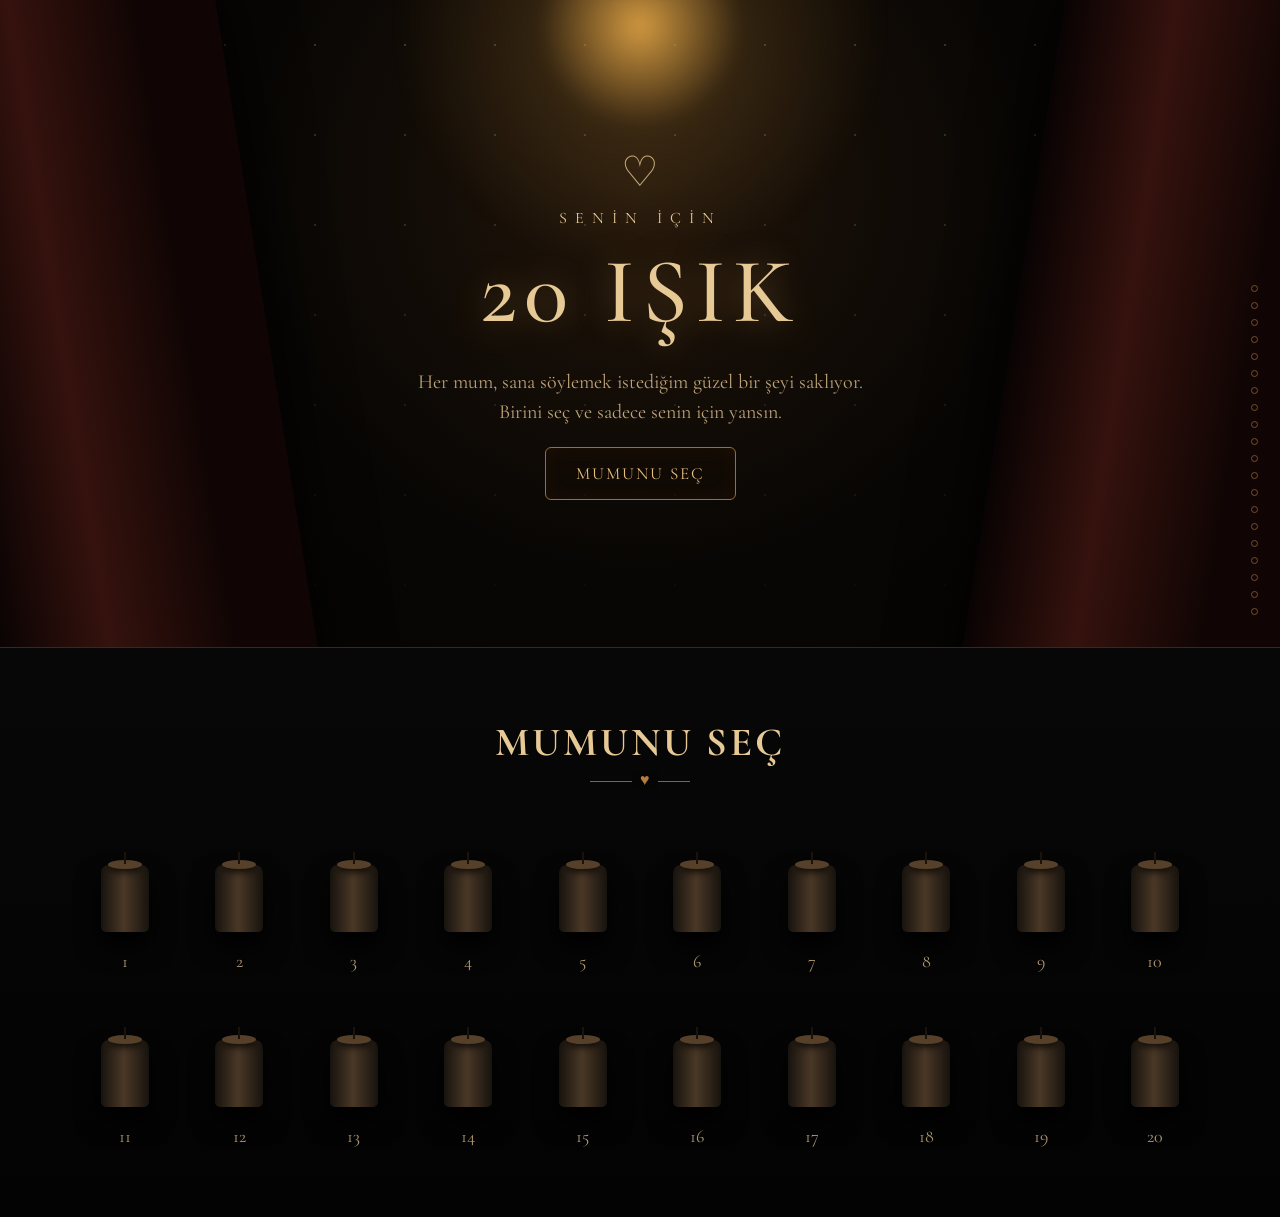
<file: güzelim.html>
<!DOCTYPE html>
<html lang="tr">
<head>
<meta charset="UTF-8">
<meta name="viewport" content="width=device-width, initial-scale=1.0">
<title>Senin İçin — 20 Işık</title>
<style>
@import url('https://fonts.googleapis.com/css2?family=Cormorant+Garamond:wght@400;500;600;700&family=Great+Vibes&display=swap');

:root{--gold:#d8a85c;--gold2:#ffcf82;--bg:#050505;--panel:#090909}
*{box-sizing:border-box}
html{scroll-behavior:smooth}
body{margin:0;background:radial-gradient(circle at 50% 15%,#21150a 0,#080604 32%,#030303 75%);color:#e7c995;font-family:'Cormorant Garamond',serif;overflow-x:hidden}
body:before{content:"";position:fixed;inset:0;pointer-events:none;opacity:.18;background-image:radial-gradient(#fff 1px,transparent 1px);background-size:90px 90px;mask-image:linear-gradient(to bottom,black,transparent 80%)}
.hero{min-height:72vh;position:relative;display:flex;align-items:center;justify-content:center;text-align:center;overflow:hidden;border-bottom:1px solid #3b2916}
.curtain{position:absolute;top:-5%;width:25%;height:115%;background:linear-gradient(90deg,#090303,#35120d 35%,#100504 75%);filter:drop-shadow(0 0 35px #000);z-index:1}
.curtain.left{left:-4%;transform:skewX(9deg)} .curtain.right{right:-4%;transform:skewX(-9deg)}
.spot{position:absolute;width:40vw;height:40vw;top:-18vw;left:calc(50% - 20vw);background:radial-gradient(circle,#d49b42 0,rgba(212,155,66,.15) 28%,transparent 68%);filter:blur(8px);animation:breathe 4s ease-in-out infinite}
@keyframes breathe{50%{transform:scale(1.12);opacity:.75}}
.hero-content{position:relative;z-index:2;max-width:720px;padding:40px}
.heart{font-size:42px;opacity:.8;animation:pulse 2.2s infinite}
@keyframes pulse{50%{transform:scale(1.12);text-shadow:0 0 30px #d99c4c}}
.kicker{letter-spacing:8px;font-size:16px;margin-top:10px}
h1{font-size:clamp(48px,8vw,92px);font-weight:500;letter-spacing:7px;margin:8px 0;text-shadow:0 0 35px rgba(220,166,84,.4)}
.sub{font-size:20px;line-height:1.5;opacity:.8}
.btn{border:1px solid #9e6d35;background:rgba(20,12,5,.55);color:#e8bf7b;padding:15px 30px;border-radius:6px;font:inherit;font-size:17px;letter-spacing:2px;cursor:pointer;transition:.35s;box-shadow:inset 0 0 20px rgba(181,119,47,.06)}
.btn:hover{background:#5b3513;box-shadow:0 0 30px rgba(208,151,67,.18);transform:translateY(-2px)}
.section{padding:70px 6vw;background:linear-gradient(#070707,#030303)}
.section-title{text-align:center;font-size:40px;letter-spacing:3px;margin:0 0 10px}
.divider{width:100px;height:1px;background:#8f6130;margin:15px auto 45px;position:relative}.divider:after{content:"♥";position:absolute;left:42px;top:-11px;background:#050505;padding:0 8px;color:#b57d3c}
.grid{max-width:1200px;margin:auto;display:grid;grid-template-columns:repeat(10,1fr);gap:30px 18px}
.candle-card{position:relative;min-height:145px;display:flex;flex-direction:column;align-items:center;justify-content:end;cursor:pointer;transition:.4s}
.candle-card:hover{transform:translateY(-7px)}
.candle{width:48px;height:67px;border-radius:8px 8px 5px 5px;background:linear-gradient(90deg,#17130e,#4a3826 48%,#17130e);position:relative;box-shadow:0 14px 25px #000}
.candle:before{content:"";position:absolute;left:50%;top:-5px;transform:translateX(-50%);width:34px;height:9px;border-radius:50%;background:#56402a;box-shadow:0 2px 8px #000}
.wick{position:absolute;left:50%;top:-13px;width:2px;height:12px;background:#19130c;transform:translateX(-50%)}
.flame{position:absolute;left:50%;top:-44px;width:18px;height:30px;transform:translateX(-50%) rotate(2deg) scale(0);opacity:0;background:linear-gradient(#fff8bb 5%,#ffd15b 45%,#f0781f);border-radius:55% 45% 55% 45%;filter:blur(.2px);box-shadow:0 0 14px #ff9c32,0 0 45px #d87520;transition:transform .5s,opacity .4s;animation:flicker .16s infinite alternate}
@keyframes flicker{to{transform:translateX(-50%) rotate(-3deg) scale(1.04)}}
.candle-card.lit .flame{opacity:1;transform:translateX(-50%) rotate(2deg) scale(1)}
.candle-card.lit .candle{box-shadow:0 14px 35px #000,0 0 35px rgba(235,142,47,.35)}
.num{margin-top:18px;font-size:18px;opacity:.75}.candle-card.lit .num{color:var(--gold2);text-shadow:0 0 12px #c77925}
.message{display:none;min-height:65vh;padding:80px 8vw;align-items:center;justify-content:center;position:relative;overflow:hidden;background:radial-gradient(circle at 25% 50%,#351b08 0,transparent 38%),#050505;border-top:1px solid #402a15}
.message.show{display:flex;animation:reveal 1.1s ease both}
@keyframes reveal{from{opacity:0;transform:translateY(30px);filter:blur(8px)}to{opacity:1;transform:none;filter:none}}
.message-inner{max-width:850px;text-align:center}
.big-candle{width:150px;height:180px;margin:0 auto 50px;border-radius:18px 18px 10px 10px;background:linear-gradient(90deg,#25160b,#a95d18 48%,#2a180a);box-shadow:0 25px 60px #000,0 0 90px rgba(226,119,25,.3);position:relative}
.big-candle:before{content:"";position:absolute;left:50%;top:-9px;transform:translateX(-50%);width:112px;height:20px;border-radius:50%;background:#bd712a}
.big-wick{position:absolute;left:50%;top:-35px;width:4px;height:30px;background:#17100a;transform:translateX(-50%)}
.big-flame{position:absolute;left:50%;top:-125px;width:65px;height:105px;transform:translateX(-50%);background:linear-gradient(#fffbd0,#ffd24c 45%,#e95f18);border-radius:60% 40% 55% 45%;box-shadow:0 0 35px #ffad38,0 0 110px #dc6b1b;animation:bigflicker .14s infinite alternate}
@keyframes bigflicker{to{transform:translateX(-50%) rotate(2deg) scale(1.05)}}
.message .label{letter-spacing:5px;font-size:19px}.message h2{font-family:'Great Vibes',cursive;font-size:clamp(52px,8vw,90px);font-weight:400;color:#d9a45b;margin:8px 0 18px}.message p{font-size:22px;line-height:1.65;max-width:700px;margin:0 auto 30px;color:#d9bd8b}
.toast{position:fixed;left:50%;top:25px;transform:translate(-50%,-120px);z-index:20;background:rgba(10,7,4,.92);border:1px solid #9d6a32;padding:14px 24px;border-radius:5px;transition:.5s;box-shadow:0 10px 50px #000}.toast.show{transform:translate(-50%,0)}
.progress{position:fixed;right:22px;top:50%;transform:translateY(-50%);z-index:10;display:flex;flex-direction:column;gap:10px}.dot{width:7px;height:7px;border:1px solid #76502a;border-radius:50%}.dot.active{background:#ffd084;box-shadow:0 0 10px #ffb64c}
@media(max-width:800px){.grid{grid-template-columns:repeat(4,1fr);gap:24px 10px}.grid .candle-card:nth-child(n+17){display:none}.curtain{width:30%}.progress{display:none}.section{padding:60px 20px}.message{padding:70px 20px}.big-candle{width:110px;height:140px}}
</style>
</head>
<body>
<div class="toast" id="toast"></div>
<div class="progress" id="progress"></div>

<section class="hero" id="home">
  <div class="curtain left"></div><div class="curtain right"></div><div class="spot"></div>
  <div class="hero-content">
    <div class="heart">♡</div>
    <div class="kicker">SENİN İÇİN</div>
    <h1>20 IŞIK</h1>
    <p class="sub">Her mum, sana söylemek istediğim güzel bir şeyi saklıyor.<br>Birini seç ve sadece senin için yansın.</p>
    <button class="btn" onclick="document.getElementById('candles').scrollIntoView()">MUMUNU SEÇ</button>
  </div>
</section>

<section class="section" id="candles">
  <h2 class="section-title">MUMUNU SEÇ</h2>
  <div class="divider"></div>
  <div class="grid" id="grid"></div>
</section>

<section class="message" id="message">
  <div class="message-inner">
    <div class="big-candle"><div class="big-wick"></div><div class="big-flame"></div></div>
    <div class="label" id="messageLabel"></div>
    <h2 id="messageTitle"></h2>
    <p id="messageText"></p>
    <button class="btn" onclick="document.getElementById('candles').scrollIntoView()">BAŞKA BİR MUM SEÇ</button>
  </div>
</section>

<script>
const messages = [
 ["1. Mum","Gülüşün","Sen gülümsediğinde, en sıradan an bile güzelleşiyor. İyi ki o güzel gülüşün hayatımda."],
 ["2. Mum","Gözlerin","Gözlerine baktığımda kelimelere ihtiyacım kalmıyor. Sanki bütün güzel şeyler orada saklı."],
 ["3. Mum","Kalbin","Dünyanın en güzel yerlerinden biri, güzel kalbinin yanı. İyi ki bu kadar güzel seviyorsun."],
 ["4. Mum","Sesin","Sesini duyduğumda içimde garip bir huzur oluyor. Sanki her şey olması gerektiği yere dönüyor."],
 ["5. Mum","Güzelliğin","Güzelliğin sadece dışarıdan görünen bir şey değil. Seni tanıdıkça daha da güzelleşiyorsun."],
 ["6. Mum","Neşen","Senin neşen bulaşıcı. Yanında olmasamda dünyanın biraz daha hafif olduğunu hissediyorum."],
 ["7. Mum","Masumiyetin","İçindeki o güzel, saf tarafına hayranım. hele bana karsi bolye olman asigim sana ya."],
 ["8. Mum","Güçlü oluşun","Zor şeylerin karşısında bile dimdik duruşuna hayranım. Sandığından çok daha güçlüsün."],
 ["9. Mum","Şefkatin","Sevdiğin insanlara verdiğin değer, kalbinin ne kadar güzel olduğunu gösteriyor onlar bunu anlamasa bile."],
 ["10. Mum","Küçük detayların","Farkında olmadan yaptığın minicik şeyler bile seni benim gözümde çok özel yapıyor."],
 ["11. Mum","Heyecanın","Bir şeye heyecanlandığında gözlerinin parlamasını izlemek, en sevdiğim şeylerden biri."],
 ["12. Mum","Sabırın","Her şeye rağmen sakin kalabilmen ve anlayışın beni sana her gün biraz daha hayran bırakıyor."],
 ["13. Mum","Sıcacık kalbin","Yanında degilim berki ama insan kendini evinde gibi hissediyor."],
 ["14. Mum","Kahkahan","Kahkahanı duyduğumda benim de gülmemek için hiçbir sebebim kalmıyor."],
 ["15. Mum","Hayallerin","Hayallerini anlatırken gözlerindeki ışığı seviyorum. Umarım hepsini gerçekleştirdiğini görürüm."],
 ["16. Mum","Cesaretin","Korksan bile devam edebilmen, seni düşündüğünden çok daha cesur biri yapıyor."],
 ["17. Mum","Zarafetin","Hareketlerin, konuşman, insanlara yaklaşımın... Sende anlatması zor bir zarafet var be yavrum."],
 ["18. Mum","Bana hissettirdiklerin","Seninle birlikteyken kendimi daha mutlu, daha huzurlu ve daha çok kendim gibi hissediyorum."],
 ["19. Mum","Varlığın","Bazen hiçbir şey yapmana gerek yok. Sadece var olman bile günümü güzelleştirmeye yetiyor."],
 ["20. Mum","Sen","Ve son mum... Bütün bu güzel sözlerin özeti sensin. İyi ki varsın, iyi ki hayatımdasın sevdigimmm. ♡"]
];

const grid=document.getElementById("grid"), progress=document.getElementById("progress");
messages.forEach((m,i)=>{
  const card=document.createElement("div");
  card.className="candle-card";
  card.innerHTML=`<div class="candle"><div class="wick"></div><div class="flame"></div></div><div class="num">${i+1}</div>`;
  card.onclick=()=>selectCandle(i,card);
  grid.appendChild(card);
  const dot=document.createElement("div"); dot.className="dot"; dot.id="dot"+i; progress.appendChild(dot);
});

function selectCandle(i,card){
  document.querySelectorAll(".candle-card").forEach(c=>c.classList.remove("lit"));
  document.querySelectorAll(".dot").forEach(d=>d.classList.remove("active"));
  card.classList.add("lit"); document.getElementById("dot"+i).classList.add("active");
  const [label,title,text]=messages[i];
  document.getElementById("messageLabel").textContent=label;
  document.getElementById("messageTitle").textContent=title;
  document.getElementById("messageText").textContent=text;
  const sec=document.getElementById("message");
  sec.classList.remove("show"); void sec.offsetWidth; sec.classList.add("show");
  document.getElementById("toast").textContent=`${label} senin için yandı ♡`;
  document.getElementById("toast").classList.add("show");
  setTimeout(()=>document.getElementById("toast").classList.remove("show"),2200);
  setTimeout(()=>sec.scrollIntoView({behavior:"smooth"}),180);
}
</script>
</body>
</html>
</file>
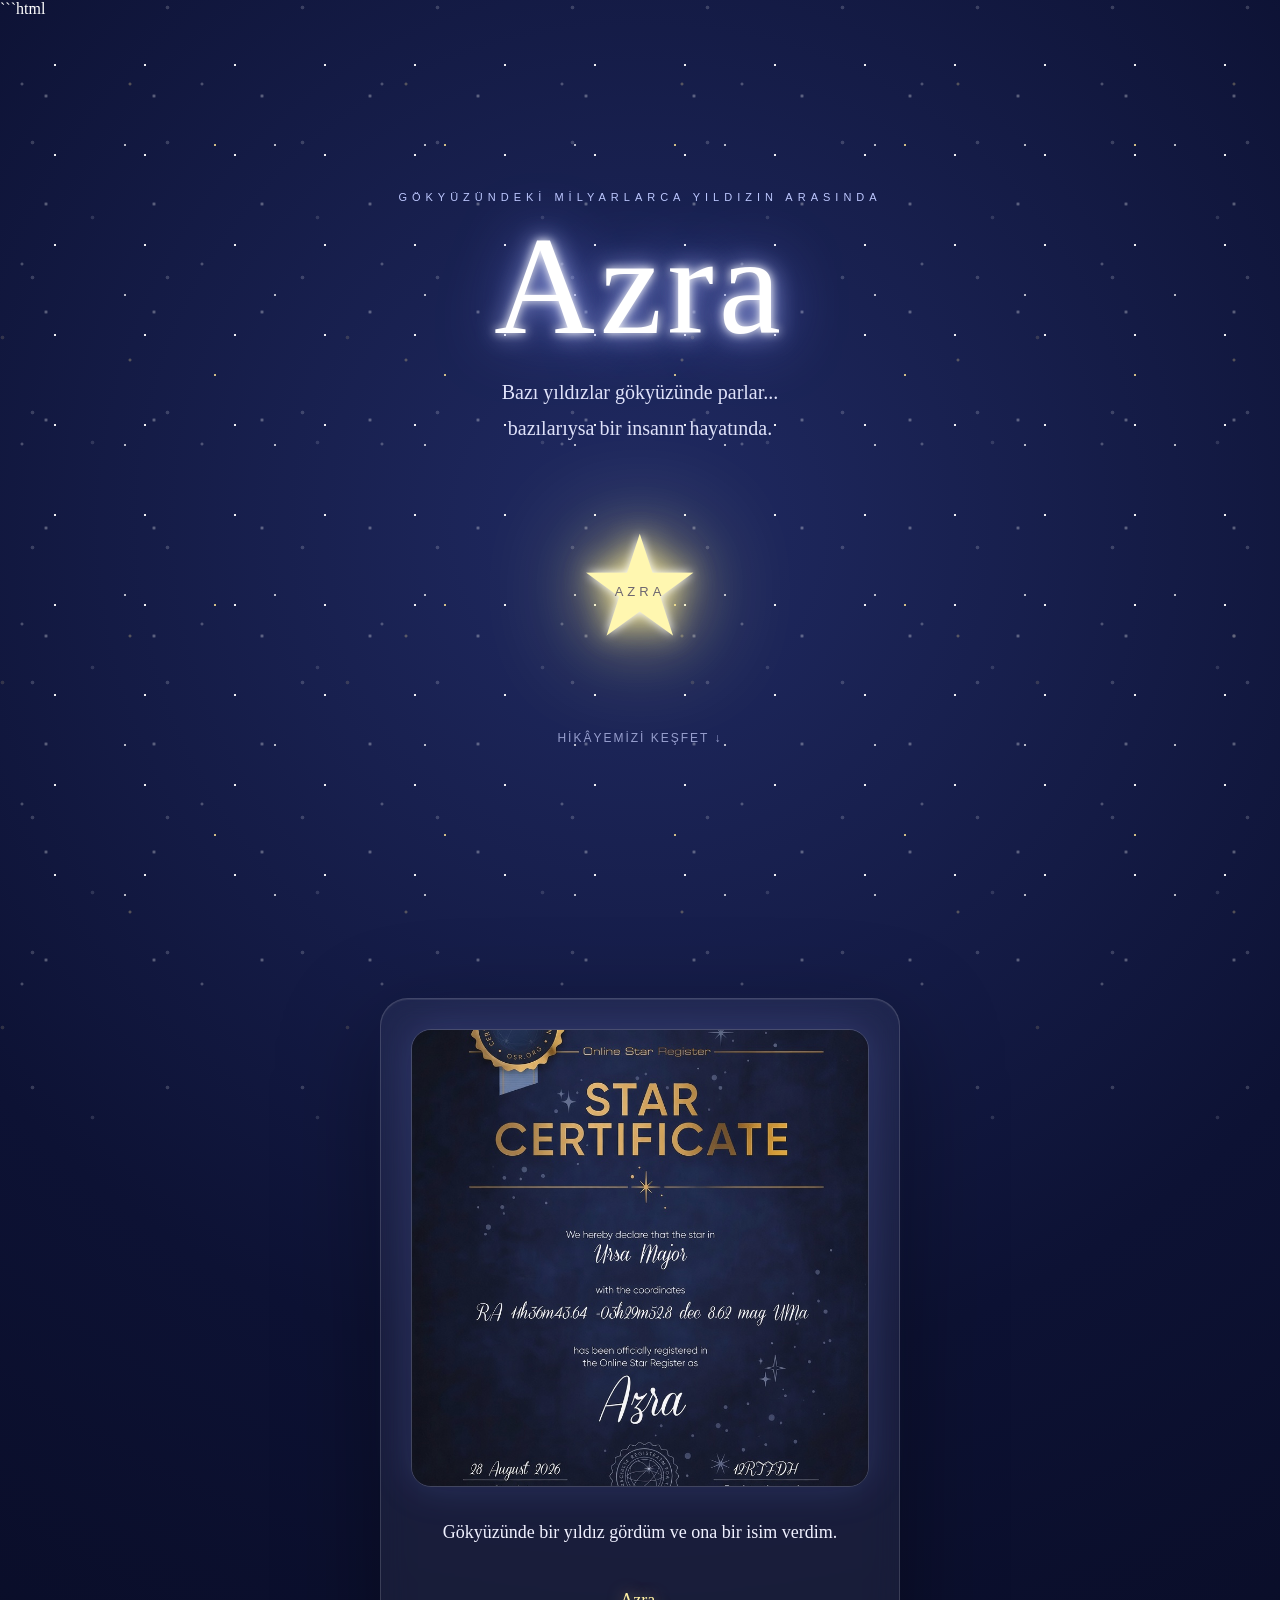
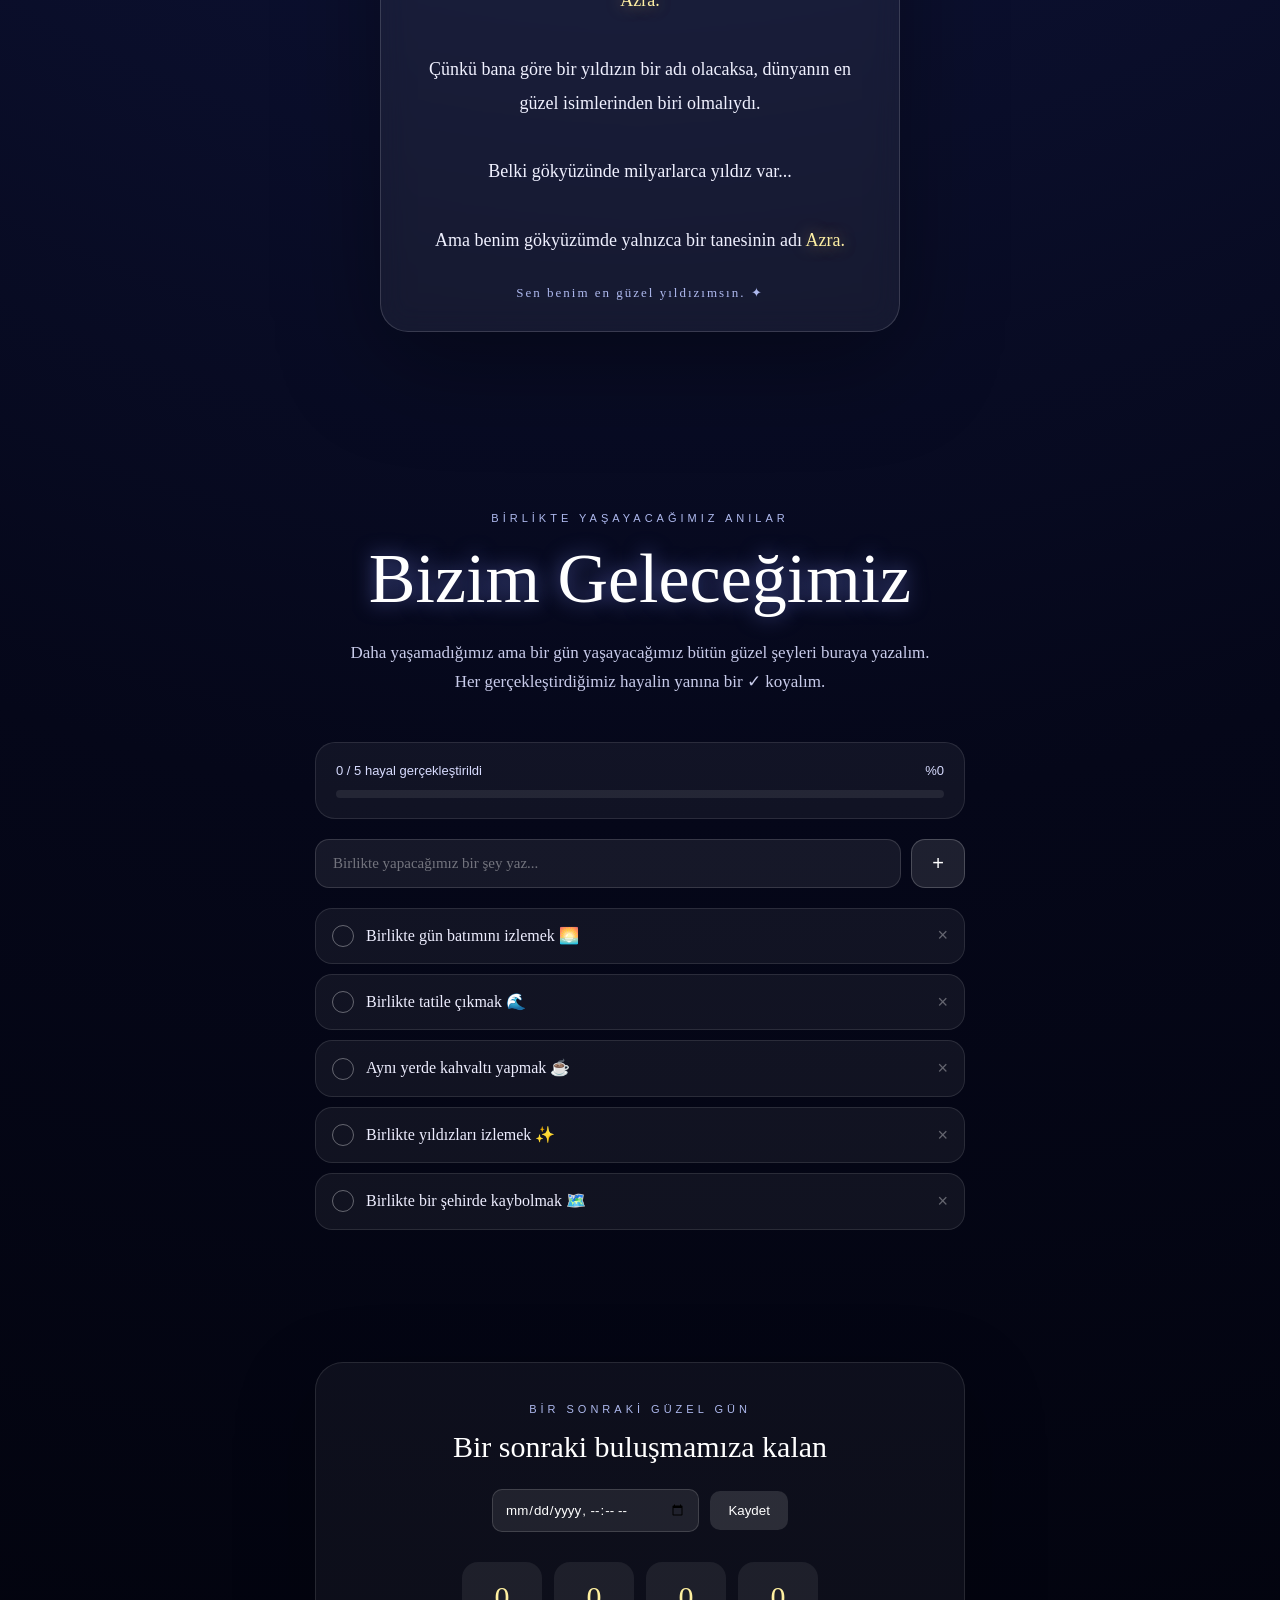
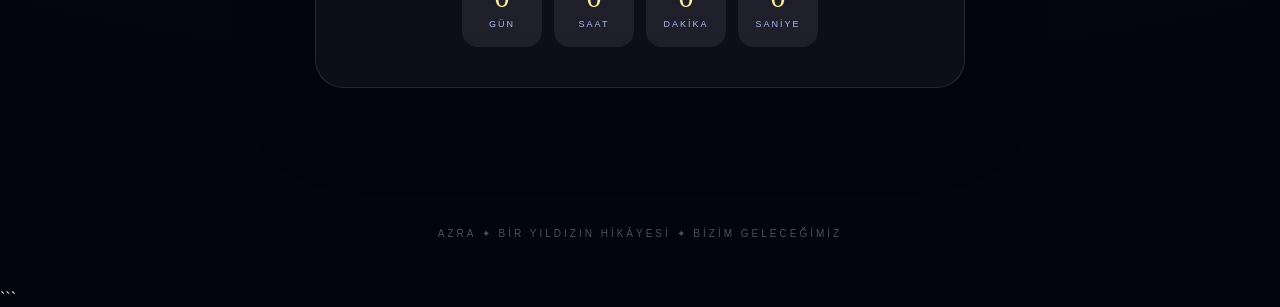
<file: star.html>
```html
<!DOCTYPE html>
<html lang="tr">
<head>
  <meta charset="UTF-8">
  <meta name="viewport" content="width=device-width, initial-scale=1.0">

  <title>Azra ✦ Bizim Yıldızımız</title>

  <style>
    * {
      margin: 0;
      padding: 0;
      box-sizing: border-box;
    }

    html {
      scroll-behavior: smooth;
    }

    body {
      min-height: 100vh;
      background:
        radial-gradient(circle at 50% 15%, #202a62 0%, #0d1234 28%, #050719 62%, #02030c 100%);
      color: white;
      font-family: Georgia, "Times New Roman", serif;
      overflow-x: hidden;
    }

    /* =========================
       YILDIZLAR
    ========================== */

    .stars,
    .stars::before,
    .stars::after {
      position: fixed;
      inset: 0;
      content: "";
      pointer-events: none;
      z-index: 0;

      background-image:
        radial-gradient(circle, rgba(255,255,255,.95) 1px, transparent 1.5px),
        radial-gradient(circle, rgba(255,255,255,.7) 1px, transparent 1.5px),
        radial-gradient(circle, rgba(255,230,150,.8) 1px, transparent 1.5px);

      background-size:
        90px 90px,
        150px 150px,
        230px 230px;

      background-position:
        10px 20px,
        50px 70px,
        100px 30px;

      animation: twinkle 5s infinite alternate;
    }

    .stars::before {
      opacity: .35;
      transform: scale(1.2);
      animation-duration: 7s;
    }

    .stars::after {
      opacity: .18;
      transform: scale(1.5);
      animation-duration: 10s;
    }

    @keyframes twinkle {
      from {
        opacity: .25;
      }

      to {
        opacity: .9;
      }
    }

    /* =========================
       ANA YAPI
    ========================== */

    main {
      position: relative;
      z-index: 2;
    }

    section {
      width: 100%;
      min-height: 100vh;
      padding: 80px 20px;
      display: flex;
      flex-direction: column;
      justify-content: center;
      align-items: center;
      text-align: center;
    }

    /* =========================
       GİRİŞ
    ========================== */

    .hero {
      min-height: 100vh;
    }

    .small-title {
      font-family: Arial, sans-serif;
      letter-spacing: 5px;
      text-transform: uppercase;
      font-size: 11px;
      color: #bec8ff;
      margin-bottom: 20px;
    }

    h1 {
      font-size: clamp(65px, 15vw, 140px);
      font-weight: normal;
      line-height: .9;
      letter-spacing: 5px;

      text-shadow:
        0 0 10px #fff,
        0 0 25px #b5c0ff,
        0 0 65px #7184ff;

      animation: nameGlow 3s ease-in-out infinite alternate;
    }

    @keyframes nameGlow {
      from {
        text-shadow:
          0 0 8px white,
          0 0 20px #aab5ff,
          0 0 40px #7184ff;
      }

      to {
        text-shadow:
          0 0 15px white,
          0 0 40px #cbd2ff,
          0 0 85px #667bff;
      }
    }

    .hero-text {
      max-width: 650px;
      margin-top: 25px;
      color: #dfe2fa;
      font-size: 20px;
      line-height: 1.8;
    }

    /* =========================
       YILDIZ
    ========================== */

    .star-container {
      width: 170px;
      height: 170px;
      position: relative;
      margin: 55px auto 35px;

      display: flex;
      align-items: center;
      justify-content: center;

      animation: floatingStar 4s ease-in-out infinite;
    }

    .star-container::before {
      content: "★";
      font-size: 140px;
      color: #fff7b0;

      text-shadow:
        0 0 10px white,
        0 0 30px #fff3a0,
        0 0 65px #ffe76b,
        0 0 120px #fff1a0;
    }

    .star-name {
      position: absolute;
      font-size: 13px;
      letter-spacing: 4px;
      text-transform: uppercase;
      color: #6c6570;
      margin-top: 10px;
      font-family: Arial, sans-serif;
    }

    @keyframes floatingStar {
      0%, 100% {
        transform: translateY(0) rotate(-3deg);
      }

      50% {
        transform: translateY(-15px) rotate(3deg);
      }
    }

    .scroll-button {
      margin-top: 25px;
      color: #cbd2ff;
      font-family: Arial, sans-serif;
      font-size: 12px;
      letter-spacing: 2px;
      text-decoration: none;
      opacity: .7;
      animation: scrollPulse 2s infinite;
    }

    @keyframes scrollPulse {
      50% {
        opacity: .3;
      }
    }

    /* =========================
       KART
    ========================== */

    .card {
      width: min(92%, 520px);
      padding: 30px;

      border: 1px solid rgba(255,255,255,.15);
      border-radius: 28px;

      background: rgba(255,255,255,.055);
      backdrop-filter: blur(14px);

      box-shadow:
        0 30px 100px rgba(0,0,0,.35),
        inset 0 1px rgba(255,255,255,.08);
    }

    .photo {
      width: 100%;
      aspect-ratio: 1 / 1;
      object-fit: cover;

      border-radius: 20px;
      margin-bottom: 28px;

      border: 1px solid rgba(255,255,255,.18);

      box-shadow:
        0 0 40px rgba(130,145,255,.18);
    }

    .message {
      color: #f0f1ff;
      font-size: 18px;
      line-height: 1.9;
    }

    .gold {
      color: #fff0a4;
      text-shadow: 0 0 15px rgba(255,236,125,.5);
    }

    .signature {
      margin-top: 28px;
      color: #aeb9ee;
      font-size: 13px;
      letter-spacing: 2px;
    }

    /* =========================
       GELECEK BÖLÜMÜ
    ========================== */

    .future-section {
      justify-content: flex-start;
      padding-top: 100px;
    }

    .section-label {
      font-family: Arial, sans-serif;
      text-transform: uppercase;
      letter-spacing: 4px;
      font-size: 11px;
      color: #aeb9ee;
      margin-bottom: 15px;
    }

    .section-title {
      font-size: clamp(40px, 9vw, 70px);
      font-weight: normal;

      text-shadow:
        0 0 20px rgba(130,145,255,.6);
    }

    .section-description {
      max-width: 620px;
      margin-top: 20px;
      color: #c8cbea;
      line-height: 1.7;
      font-size: 17px;
    }

    .todo-wrapper {
      width: min(94%, 650px);
      margin-top: 45px;
    }

    /* İlerleme */

    .progress-box {
      padding: 20px;
      margin-bottom: 20px;

      border-radius: 20px;
      background: rgba(255,255,255,.05);
      border: 1px solid rgba(255,255,255,.1);
    }

    .progress-text {
      display: flex;
      justify-content: space-between;
      margin-bottom: 12px;

      font-family: Arial, sans-serif;
      font-size: 13px;
      color: #d8dcff;
    }

    .progress-bar {
      height: 8px;
      border-radius: 20px;
      background: rgba(255,255,255,.08);
      overflow: hidden;
    }

    .progress-fill {
      width: 0%;
      height: 100%;

      border-radius: 20px;

      background: linear-gradient(
        90deg,
        #7184ff,
        #c5caff,
        #fff0a0
      );

      box-shadow:
        0 0 15px rgba(130,145,255,.8);

      transition: width .5s ease;
    }

    /* Input */

    .add-box {
      display: flex;
      gap: 10px;
      margin-bottom: 20px;
    }

    .add-input {
      flex: 1;
      min-width: 0;

      padding: 15px 17px;

      border: 1px solid rgba(255,255,255,.14);
      border-radius: 14px;

      outline: none;

      background: rgba(255,255,255,.07);
      color: white;

      font-family: Georgia, serif;
      font-size: 15px;
    }

    .add-input::placeholder {
      color: rgba(255,255,255,.4);
    }

    .add-input:focus {
      border-color: rgba(180,190,255,.6);
      box-shadow: 0 0 20px rgba(110,130,255,.12);
    }

    .add-button {
      padding: 0 20px;

      border: 1px solid rgba(255,255,255,.2);
      border-radius: 14px;

      background: rgba(255,255,255,.1);
      color: white;

      cursor: pointer;
      font-size: 20px;

      transition: .25s;
    }

    .add-button:hover {
      background: rgba(255,255,255,.2);
      transform: translateY(-2px);
    }

    /* Liste */

    .todo-list {
      display: flex;
      flex-direction: column;
      gap: 10px;
    }

    .todo-item {
      display: flex;
      align-items: center;
      gap: 12px;

      padding: 16px;

      border-radius: 17px;

      background: rgba(255,255,255,.055);
      border: 1px solid rgba(255,255,255,.1);

      text-align: left;

      transition: .3s;
    }

    .todo-item:hover {
      background: rgba(255,255,255,.085);
      transform: translateY(-1px);
    }

    .todo-check {
      appearance: none;

      width: 22px;
      height: 22px;
      min-width: 22px;

      border: 1px solid rgba(255,255,255,.35);
      border-radius: 50%;

      cursor: pointer;

      position: relative;
    }

    .todo-check:checked {
      background: #8d9aff;
      border-color: #cbd2ff;
      box-shadow: 0 0 15px rgba(140,155,255,.5);
    }

    .todo-check:checked::after {
      content: "✓";

      position: absolute;
      left: 50%;
      top: 50%;

      transform: translate(-50%, -53%);

      font-family: Arial, sans-serif;
      font-size: 13px;
      color: white;
    }

    .todo-text {
      flex: 1;

      color: #eeeeff;
      font-size: 16px;
      line-height: 1.4;

      word-break: break-word;
    }

    .todo-item.completed .todo-text {
      text-decoration: line-through;
      opacity: .45;
    }

    .delete-button {
      border: none;
      background: transparent;
      color: rgba(255,255,255,.35);

      cursor: pointer;
      font-size: 18px;

      transition: .2s;
    }

    .delete-button:hover {
      color: #ff9baf;
      transform: scale(1.15);
    }

    .empty-message {
      padding: 35px 20px;

      color: rgba(255,255,255,.4);
      line-height: 1.7;

      border: 1px dashed rgba(255,255,255,.13);
      border-radius: 18px;
    }

    /* =========================
       GERİ SAYIM
    ========================== */

    .countdown-section {
      min-height: auto;
      padding-top: 50px;
      padding-bottom: 100px;
    }

    .countdown-card {
      width: min(92%, 650px);

      padding: 40px 25px;

      border-radius: 28px;

      background: rgba(255,255,255,.045);
      border: 1px solid rgba(255,255,255,.1);

      box-shadow: 0 25px 80px rgba(0,0,0,.25);
    }

    .countdown-title {
      font-size: 30px;
      font-weight: normal;
      margin-bottom: 25px;
    }

    .countdown-input {
      padding: 12px;

      background: rgba(255,255,255,.08);
      color: white;

      border: 1px solid rgba(255,255,255,.15);
      border-radius: 10px;

      font-family: Arial, sans-serif;
    }

    .save-date {
      margin-left: 7px;
      padding: 12px 18px;

      border: none;
      border-radius: 10px;

      background: rgba(255,255,255,.12);
      color: white;

      cursor: pointer;
    }

    .countdown {
      display: flex;
      justify-content: center;
      flex-wrap: wrap;

      gap: 12px;

      margin-top: 30px;
    }

    .time-box {
      min-width: 80px;

      padding: 18px 12px;

      border-radius: 16px;

      background: rgba(255,255,255,.07);
    }

    .time-number {
      font-size: 30px;
      color: #fff0a0;
    }

    .time-label {
      margin-top: 5px;

      font-family: Arial, sans-serif;
      font-size: 9px;
      letter-spacing: 2px;

      color: #aeb9ee;
    }

    /* =========================
       ALT
    ========================== */

    footer {
      position: relative;
      z-index: 2;

      padding: 40px 20px 50px;

      text-align: center;

      font-family: Arial, sans-serif;
      font-size: 10px;
      letter-spacing: 3px;

      color: rgba(255,255,255,.3);
    }

    /* =========================
       KALPLER
    ========================== */

    .heart {
      position: fixed;
      bottom: -30px;

      pointer-events: none;
      z-index: 1;

      opacity: .55;

      animation: rise linear forwards;
    }

    @keyframes rise {
      to {
        transform:
          translateY(-110vh)
          rotate(360deg);

        opacity: 0;
      }
    }

    /* =========================
       MOBİL
    ========================== */

    @media (max-width: 550px) {

      section {
        padding-left: 15px;
        padding-right: 15px;
      }

      .card {
        padding: 20px;
      }

      .add-box {
        flex-direction: row;
      }

      .add-button {
        padding: 0 16px;
      }

      .todo-item {
        padding: 14px;
      }

      .countdown-input {
        width: 100%;
        margin-bottom: 10px;
      }

      .save-date {
        margin-left: 0;
      }
    }
  </style>
</head>

<body>

  <div class="stars"></div>

  <main>

    <!-- =====================================
         GİRİŞ
    ====================================== -->

    <section class="hero">

      <div class="small-title">
        Gökyüzündeki milyarlarca yıldızın arasında
      </div>

      <h1>Azra</h1>

      <p class="hero-text">
        Bazı yıldızlar gökyüzünde parlar...
        <br>
        bazılarıysa bir insanın hayatında.
      </p>

      <div class="star-container">
        <span class="star-name">AZRA</span>
      </div>

      <a href="#hikaye" class="scroll-button">
        HİKÂYEMİZİ KEŞFET ↓
      </a>

    </section>


    <!-- =====================================
         HİKAYE
    ====================================== -->

    <section id="hikaye">

      <div class="card">

        <!--
          FOTOĞRAFINI BURAYA KOY:
          image.jpg dosyası index.html ile aynı klasörde olmalı.
        -->

        <img
          src="image.jpg"
          alt="Azra ile bizim fotoğrafımız"
          class="photo"
        >

        <div class="message">

          Gökyüzünde bir yıldız gördüm
          ve ona bir isim verdim.

          <br><br>

          <span class="gold">Azra.</span>

          <br><br>

          Çünkü bana göre bir yıldızın
          bir adı olacaksa,
          dünyanın en güzel isimlerinden biri olmalıydı.

          <br><br>

          Belki gökyüzünde milyarlarca yıldız var...

          <br><br>

          Ama benim gökyüzümde
          yalnızca bir tanesinin adı
          <span class="gold">Azra.</span>

        </div>

        <div class="signature">
          Sen benim en güzel yıldızımsın. ✦
        </div>

      </div>

    </section>


    <!-- =====================================
         GELECEKTE YAPACAKLARIMIZ
    ====================================== -->

    <section class="future-section">

      <div class="section-label">
        Birlikte yaşayacağımız anılar
      </div>

      <h2 class="section-title">
        Bizim Geleceğimiz
      </h2>

      <p class="section-description">
        Daha yaşamadığımız ama bir gün yaşayacağımız
        bütün güzel şeyleri buraya yazalım.
        <br>
        Her gerçekleştirdiğimiz hayalin yanına bir ✓ koyalım.
      </p>


      <div class="todo-wrapper">

        <!-- İLERLEME -->

        <div class="progress-box">

          <div class="progress-text">
            <span id="progressText">
              0 hayalimiz var
            </span>

            <span id="progressPercent">
              %0
            </span>
          </div>

          <div class="progress-bar">
            <div
              class="progress-fill"
              id="progressFill">
            </div>
          </div>

        </div>


        <!-- EKLEME -->

        <div class="add-box">

          <input
            type="text"
            id="todoInput"
            class="add-input"
            placeholder="Birlikte yapacağımız bir şey yaz..."
            maxlength="150"
          >

          <button
            class="add-button"
            onclick="addTodo()"
            aria-label="Hayal ekle">
            +
          </button>

        </div>


        <!-- LİSTE -->

        <div
          id="todoList"
          class="todo-list">
        </div>

      </div>

    </section>


    <!-- =====================================
         BULUŞMA GERİ SAYIMI
    ====================================== -->

    <section class="countdown-section">

      <div class="countdown-card">

        <div class="section-label">
          Bir sonraki güzel gün
        </div>

        <h2 class="countdown-title">
          Bir sonraki buluşmamıza kalan
        </h2>

        <div>

          <input
            type="datetime-local"
            id="dateInput"
            class="countdown-input"
          >

          <button
            class="save-date"
            onclick="saveDate()">
            Kaydet
          </button>

        </div>


        <div
          class="countdown"
          id="countdown">

          <div class="time-box">
            <div class="time-number" id="days">
              0
            </div>

            <div class="time-label">
              GÜN
            </div>
          </div>

          <div class="time-box">
            <div class="time-number" id="hours">
              0
            </div>

            <div class="time-label">
              SAAT
            </div>
          </div>

          <div class="time-box">
            <div class="time-number" id="minutes">
              0
            </div>

            <div class="time-label">
              DAKİKA
            </div>
          </div>

          <div class="time-box">
            <div class="time-number" id="seconds">
              0
            </div>

            <div class="time-label">
              SANİYE
            </div>
          </div>

        </div>

      </div>

    </section>

  </main>


  <footer>
    AZRA ✦ BİR YILDIZIN HİKÂYESİ ✦ BİZİM GELECEĞİMİZ
  </footer>


  <script>

    /* =====================================================
       GELECEKTE YAPILACAKLAR
    ====================================================== */

    const defaultTodos = [
      {
        text: "Birlikte gün batımını izlemek 🌅",
        completed: false
      },

      {
        text: "Birlikte tatile çıkmak 🌊",
        completed: false
      },

      {
        text: "Aynı yerde kahvaltı yapmak ☕",
        completed: false
      },

      {
        text: "Birlikte yıldızları izlemek ✨",
        completed: false
      },

      {
        text: "Birlikte bir şehirde kaybolmak 🗺️",
        completed: false
      }
    ];


    let todos =
      JSON.parse(
        localStorage.getItem("azra_todos")
      ) || defaultTodos;


    function saveTodos() {

      localStorage.setItem(
        "azra_todos",
        JSON.stringify(todos)
      );

    }


    function renderTodos() {

      const list =
        document.getElementById("todoList");

      list.innerHTML = "";


      if (todos.length === 0) {

        list.innerHTML = `
          <div class="empty-message">
            Henüz hiçbir hayal yazmadınız.
            <br>
            İlk hayalinizi yukarıdan ekleyin. ✨
          </div>
        `;

        updateProgress();

        return;
      }


      todos.forEach((todo, index) => {

        const item =
          document.createElement("div");

        item.className =
          "todo-item" +
          (todo.completed ? " completed" : "");


        item.innerHTML = `

          <input
            type="checkbox"
            class="todo-check"
            ${todo.completed ? "checked" : ""}
            onchange="toggleTodo(${index})"
          >

          <div class="todo-text">
            ${escapeHtml(todo.text)}
          </div>

          <button
            class="delete-button"
            onclick="deleteTodo(${index})"
            aria-label="Sil">
            ×
          </button>

        `;


        list.appendChild(item);

      });


      updateProgress();

    }


    function addTodo() {

      const input =
        document.getElementById("todoInput");

      const text =
        input.value.trim();


      if (!text) {

        input.focus();

        return;
      }


      todos.push({

        text: text,

        completed: false

      });


      saveTodos();

      renderTodos();

      input.value = "";

      input.focus();

    }


    function toggleTodo(index) {

      todos[index].completed =
        !todos[index].completed;


      saveTodos();

      renderTodos();

    }


    function deleteTodo(index) {

      const confirmed =
        confirm("Bu hayali listeden silmek istiyor musunuz?");


      if (!confirmed) return;


      todos.splice(index, 1);

      saveTodos();

      renderTodos();

    }


    function updateProgress() {

      const total =
        todos.length;

      const completed =
        todos.filter(
          todo => todo.completed
        ).length;


      let percentage = 0;

      if (total > 0) {

        percentage =
          Math.round(
            (completed / total) * 100
          );

      }


      document.getElementById("progressFill")
        .style.width =
        percentage + "%";


      document.getElementById("progressPercent")
        .textContent =
        "%" + percentage;


      document.getElementById("progressText")
        .textContent =
        completed +
        " / " +
        total +
        " hayal gerçekleştirildi";

    }


    function escapeHtml(text) {

      const div =
        document.createElement("div");

      div.textContent = text;

      return div.innerHTML;

    }


    /* Enter ile hayal ekleme */

    document
      .getElementById("todoInput")
      .addEventListener("keydown", function(event) {

        if (event.key === "Enter") {

          addTodo();

        }

      });


    /* =====================================================
       GERİ SAYIM
    ====================================================== */

    let targetDate =
      localStorage.getItem(
        "azra_meeting_date"
      );


    if (targetDate) {

      document.getElementById("dateInput")
        .value = targetDate;

    }


    function saveDate() {

      const input =
        document.getElementById("dateInput");

      if (!input.value) {

        alert("Önce bir tarih seçmelisin.");

        return;

      }


      targetDate = input.value;


      localStorage.setItem(
        "azra_meeting_date",
        targetDate
      );


      updateCountdown();

    }


    function updateCountdown() {

      if (!targetDate) return;


      const target =
        new Date(targetDate).getTime();

      const now =
        new Date().getTime();

      let difference =
        target - now;


      if (difference <= 0) {

        document.getElementById("days")
          .textContent = "❤️";

        document.getElementById("hours")
          .textContent = "❤️";

        document.getElementById("minutes")
          .textContent = "❤️";

        document.getElementById("seconds")
          .textContent = "❤️";

        return;

      }


      const days =
        Math.floor(
          difference /
          (1000 * 60 * 60 * 24)
        );


      difference %= 
        (1000 * 60 * 60 * 24);


      const hours =
        Math.floor(
          difference /
          (1000 * 60 * 60)
        );


      difference %=
        (1000 * 60 * 60);


      const minutes =
        Math.floor(
          difference /
          (1000 * 60)
        );


      difference %=
        (1000 * 60);


      const seconds =
        Math.floor(
          difference /
          1000
        );


      document.getElementById("days")
        .textContent = days;

      document.getElementById("hours")
        .textContent = hours;

      document.getElementById("minutes")
        .textContent = minutes;

      document.getElementById("seconds")
        .textContent = seconds;

    }


    /* =====================================================
       UÇUŞAN YILDIZLAR / KALPLER
    ====================================================== */

    function createHeart() {

      const heart =
        document.createElement("div");

      heart.className = "heart";


      const symbols = [
        "♡",
        "✦",
        "✧",
        "⋆"
      ];


      heart.innerHTML =
        symbols[
          Math.floor(
            Math.random() *
            symbols.length
          )
        ];


      heart.style.left =
        Math.random() * 100 + "vw";


      heart.style.animationDuration =
        (5 + Math.random() * 7) + "s";


      heart.style.fontSize =
        (10 + Math.random() * 14) + "px";


      document.body.appendChild(heart);


      setTimeout(
        () => heart.remove(),
        12000
      );

    }


    setInterval(
      createHeart,
      900
    );


    /* =====================================================
       BAŞLANGIÇ
    ====================================================== */

    renderTodos();

    updateCountdown();

    setInterval(
      updateCountdown,
      1000
    );

  </script>

</body>
</html>
```
</file>
